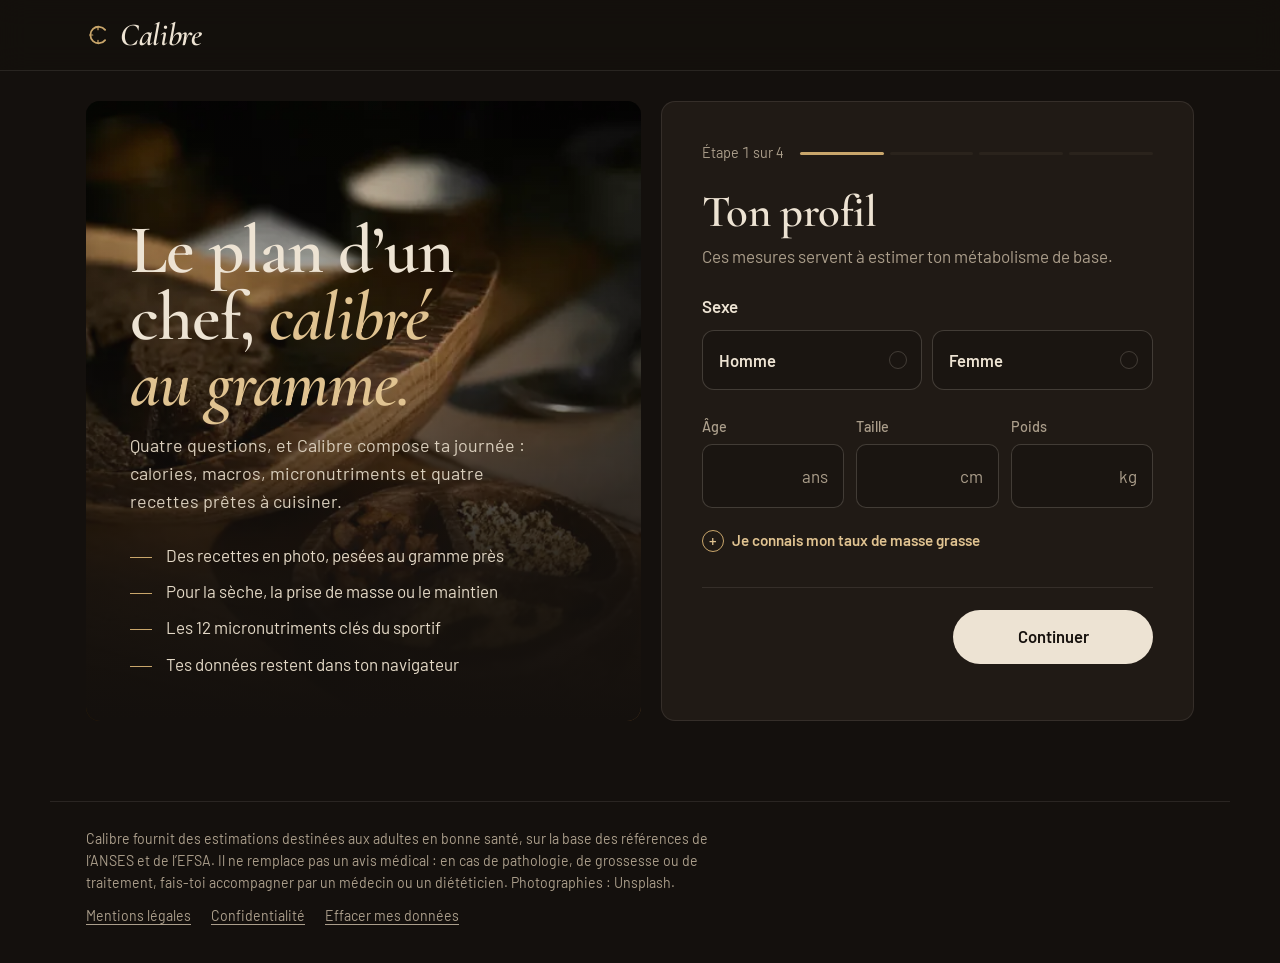
<file: index.html>
<!DOCTYPE html>
<html lang="fr">
<head>
<meta charset="utf-8">
<meta name="viewport" content="width=device-width, initial-scale=1, viewport-fit=cover">
<title>Calibre, le plan d’un chef calibré au gramme</title>
<meta name="description" content="Calories, macros au gramme près, quatre recettes du jour en photo, micronutriments et liste de courses, calculés en une minute selon ton profil et ton objectif.">
<meta name="theme-color" content="#14100D">
<link rel="icon" href="favicon.svg" type="image/svg+xml">
<link rel="apple-touch-icon" href="apple-touch-icon.png">
<link rel="manifest" href="manifest.webmanifest">
<link rel="canonical" href="https://ylanmartingorsse-beep.github.io/Calibre/">
<meta property="og:url" content="https://ylanmartingorsse-beep.github.io/Calibre/">
<meta property="og:type" content="website">
<meta property="og:locale" content="fr_FR">
<meta property="og:site_name" content="Calibre">
<meta property="og:title" content="Calibre, le plan d’un chef calibré au gramme">
<meta property="og:description" content="Calories, macros au gramme près et quatre recettes du jour en photo, calculés en une minute selon ton profil et ton objectif.">
<meta property="og:image" content="https://ylanmartingorsse-beep.github.io/Calibre/og-image.jpg">
<meta property="og:image:width" content="1200">
<meta property="og:image:height" content="630">
<meta property="og:image:alt" content="Calibre : une assiette de pâtes au bœuf et un plan à 2 260 kcal par jour">
<meta name="twitter:card" content="summary_large_image">
<link rel="preload" href="fonts/cormorant-600.woff2" as="font" type="font/woff2" crossorigin>
<link rel="preload" href="fonts/barlow-400.woff2" as="font" type="font/woff2" crossorigin>
<link rel="preload" href="fonts/barlow-condensed-700.woff2" as="font" type="font/woff2" crossorigin>
<link rel="stylesheet" href="fonts/fonts.css">
<style>
*,*::before,*::after{box-sizing:border-box}
[hidden]{display:none!important}
:root{
  color-scheme:dark;
  box-sizing:border-box;
  padding-top:env(safe-area-inset-top,0px);
  --bg:#14100D; --bg2:#1A1511; --surface:#201A15; --surface2:#2A231C;
  --line:rgba(237,227,211,.10); --line2:rgba(237,227,211,.19);
  --text:#EDE3D3; --muted:#AB9E8B; --faint:#837764;
  --brass:#C9A66B; --brass2:#E0C391; --brass-soft:rgba(201,166,107,.13);
  --ivory:#EDE3D3; --on-ivory:#17120E;
  --p:#DB7563; --g:#E6B24D; --l:#AFBE62; --water:#8DBBDD; --warn:#E8946A;
  --top-bg:rgba(20,16,13,.88);
  --serif:"Cormorant Garamond",Garamond,"Times New Roman",serif;
  --cond:"Barlow Condensed","Arial Narrow","Roboto Condensed",sans-serif;
  --sans:"Barlow",system-ui,-apple-system,"Segoe UI",Roboto,Helvetica,Arial,sans-serif;
}
html{background:var(--bg);-webkit-text-size-adjust:100%;scroll-padding-top:calc(env(safe-area-inset-top,0px) + 80px)}
h1,h2,h3,h4,.tname,.tcourse,.course span,.foods b,.micro .nm b,.mgroup{font-variant-numeric:lining-nums}
body{margin:0;background:var(--bg);color:var(--text);font-family:var(--sans);font-size:1.0625rem;line-height:1.55;-webkit-font-smoothing:antialiased}
img{display:block;max-width:100%}
svg{max-width:100%}
button{font:inherit;color:inherit}
a{color:var(--brass2);text-underline-offset:3px}
:focus-visible{outline:2px solid var(--brass2);outline-offset:2px}
.sr{position:absolute;width:1px;height:1px;overflow:hidden;clip:rect(0 0 0 0);white-space:nowrap}
.wrap{max-width:1180px;margin:0 auto;padding:0 clamp(16px,4vw,36px)}
.num-font{font-family:var(--cond);font-variant-numeric:tabular-nums}

/* Boutons */
.btn{display:inline-flex;align-items:center;justify-content:center;gap:10px;height:54px;padding:0 28px;border:0;border-radius:999px;background:var(--ivory);color:var(--on-ivory);font-weight:600;font-size:1.04rem;text-decoration:none;cursor:pointer;transition:transform .12s,background .15s}
.btn:hover{background:#fff}
.btn:active{transform:scale(.98)}
.btn svg{width:18px;height:18px}
.btn-ghost{display:inline-flex;align-items:center;justify-content:center;gap:8px;height:54px;padding:0 22px;border:1px solid var(--line2);border-radius:999px;background:transparent;font-weight:600;font-size:1.04rem;color:var(--text);text-decoration:none;cursor:pointer}
.btn-ghost:hover{border-color:var(--brass)}
.btn-ghost svg{width:17px;height:17px}
.btn-ghost.sm{height:38px;padding:0 15px;font-size:.92rem;gap:6px}
.btn-ghost.sm svg{width:15px;height:15px}

/* ---------- En-tête ---------- */
.top{position:sticky;top:env(safe-area-inset-top,0px);z-index:30;background:var(--top-bg);-webkit-backdrop-filter:blur(14px);backdrop-filter:blur(14px);border-bottom:1px solid var(--line)}
.top-in{display:flex;align-items:center;gap:20px;height:70px}
.brand{display:flex;align-items:center;gap:10px;font-family:var(--serif);font-style:italic;font-weight:600;font-size:2rem;line-height:1;color:var(--text);text-decoration:none;flex:none;letter-spacing:-.01em}
.brand svg{width:24px;height:24px;flex:none}
.nav{display:flex;gap:4px;margin:0 auto}
.navbtn{position:relative;display:flex;align-items:center;gap:8px;height:42px;padding:0 13px;border:0;background:none;color:var(--muted);font-weight:500;font-size:.98rem;cursor:pointer;white-space:nowrap}
.navbtn svg{width:18px;height:18px;flex:none;display:none}
.navbtn:hover{color:var(--text)}
.navbtn[aria-selected="true"]{color:var(--text)}
.navbtn[aria-selected="true"]::after{content:"";position:absolute;left:13px;right:13px;bottom:2px;height:2px;background:var(--brass);border-radius:1px}
.navbtn .short{display:none}
.who{display:flex;align-items:center;gap:12px;min-width:0;margin-left:auto}
.nav:not([hidden]) + .who{margin-left:0}
.who-txt{color:var(--muted);font-size:.93rem;white-space:nowrap}
@media (max-width:1100px){.who-txt{display:none}}
@media (max-width:760px){
  .top{position:static;-webkit-backdrop-filter:none;backdrop-filter:none;background:var(--bg)}
  .top-in{height:62px}
  .brand{font-size:1.8rem}
  .nav{position:fixed;z-index:40;left:0;right:0;bottom:0;margin:0;gap:0;padding:6px 4px calc(6px + env(safe-area-inset-bottom,0px));background:rgba(26,21,17,.97);box-shadow:0 -1px 0 var(--line);justify-content:space-around}
  .navbtn{flex:1;flex-direction:column;gap:4px;height:56px;padding:0 2px;font-size:.72rem;justify-content:center}
  .navbtn svg{display:block}
  .navbtn .long{display:none}
  .navbtn .short{display:inline}
  .navbtn[aria-selected="true"]{color:var(--brass2)}
  .navbtn[aria-selected="true"]::after{left:30%;right:30%;top:0;bottom:auto}
  body.has-nav{padding-bottom:calc(76px + env(safe-area-inset-bottom,0px))}
}

/* ---------- Accueil et parcours guidé ---------- */
.landing{padding:clamp(14px,3vw,30px) 0 0}
.land-grid{display:grid;grid-template-columns:minmax(0,1.02fr) minmax(0,.98fr);gap:20px;align-items:stretch}
.land-grid.editing{grid-template-columns:minmax(0,720px);justify-content:center}
.land-grid.editing .land-photo{display:none}
@media (max-width:960px){.land-grid{grid-template-columns:1fr}}
.land-photo{position:relative;overflow:hidden;border-radius:14px;min-height:620px;background:#0d0a08;display:flex;flex-direction:column;justify-content:flex-end;isolation:isolate}
.land-photo > img{position:absolute;inset:0;width:100%;height:100%;object-fit:cover;z-index:-2}
.land-photo::before{content:"";position:absolute;inset:0;z-index:-1;background:linear-gradient(180deg,rgba(20,16,13,.15) 0%,rgba(20,16,13,.35) 35%,rgba(20,16,13,.93) 78%,var(--bg) 100%)}
.land-copy{padding:clamp(24px,4vw,44px)}
.land-copy h1{font-family:var(--serif);font-weight:600;font-size:clamp(2.8rem,5.4vw,4.5rem);line-height:.96;letter-spacing:-.015em;margin:0 0 16px;max-width:11ch}
.land-copy h1 em{font-style:italic;font-weight:600;color:var(--brass2)}
.land-copy > p{color:#D9CEBC;font-size:1.12rem;margin:0;max-width:42ch}
.promise{list-style:none;padding:0;margin:26px 0 0;display:grid;gap:10px}
.promise li{display:flex;gap:14px;align-items:baseline;color:#E3D8C6}
.promise li::before{content:"";flex:none;width:22px;height:1px;background:var(--brass);transform:translateY(-4px)}
@media (max-width:960px){.land-photo{min-height:430px}.promise{display:none}}

.card{background:var(--surface);border:1px solid var(--line);border-radius:14px;padding:clamp(22px,4vw,40px)}
.wz-head{display:flex;align-items:center;gap:16px;margin-bottom:26px}
.wz-count{margin:0;font-size:.9rem;color:var(--muted);white-space:nowrap;font-variant-numeric:tabular-nums}
.wz-prog{display:grid;grid-template-columns:repeat(4,1fr);gap:6px;flex:1}
.wz-prog i{height:3px;border-radius:2px;background:var(--surface2);transition:background .3s}
.wz-prog i.on{background:var(--brass)}
.wz-step h2{font-family:var(--serif);font-weight:600;font-size:clamp(2.2rem,4.5vw,2.8rem);line-height:1;margin:0 0 8px;outline:none;letter-spacing:-.01em}
.wz-step .hint{color:var(--muted);margin:0 0 24px}
.q{margin-bottom:26px}
.q:last-child{margin-bottom:0}
.qlbl{display:block;font-weight:600;margin-bottom:10px}
.err{color:var(--warn);font-size:.88rem;margin:6px 0 0}
.err:empty{display:none}
.nums{display:grid;grid-template-columns:repeat(3,minmax(0,1fr));gap:12px}
@media (max-width:520px){.nums{grid-template-columns:repeat(2,minmax(0,1fr))}.nums .num:first-child{grid-column:1/-1}}
.num label{display:block;font-size:.9rem;color:var(--muted);margin-bottom:6px;font-weight:500}
.numbox{position:relative}
.numbox input{width:100%;height:64px;padding:0 50px 0 16px;border:1px solid var(--line2);border-radius:10px;background:var(--bg2);color:var(--text);font-family:var(--cond);font-weight:700;font-size:1.95rem;font-variant-numeric:tabular-nums}
.numbox input:focus-visible{outline:none;border-color:var(--brass)}
.numbox input[aria-invalid="true"]{border-color:var(--warn)}
.numbox span{position:absolute;right:16px;top:50%;transform:translateY(-50%);color:var(--muted);pointer-events:none}
.more{margin-top:18px}
.more summary{cursor:pointer;color:var(--brass2);font-weight:600;font-size:.95rem;list-style:none;display:inline-flex;align-items:center;gap:8px}
.more summary::-webkit-details-marker{display:none}
.more summary::before{content:"+";display:inline-flex;align-items:center;justify-content:center;width:22px;height:22px;border-radius:50%;border:1px solid var(--brass);font-weight:500}
.more[open] summary::before{content:"−"}
.more .numbox{max-width:220px;margin-top:12px}
.more p{color:var(--muted);font-size:.9rem;margin:8px 0 0;max-width:52ch}

.tiles{display:grid;gap:10px}
.tiles.c2{grid-template-columns:repeat(2,minmax(0,1fr))}
.tiles.c3{grid-template-columns:repeat(3,minmax(0,1fr))}
.tiles.c4{grid-template-columns:repeat(4,minmax(0,1fr))}
@media (max-width:620px){.tiles.c3{grid-template-columns:1fr}.tiles.c4{grid-template-columns:repeat(2,minmax(0,1fr))}}
.tile{position:relative;display:block;cursor:pointer}
.tile input{position:absolute;opacity:0;inset:0;width:100%;height:100%;margin:0;cursor:pointer}
.tb{position:relative;display:flex;flex-direction:column;gap:3px;height:100%;padding:16px 16px 15px;border:1px solid var(--line2);border-radius:12px;background:var(--bg2);transition:border-color .15s,background .15s}
.tb .ti{display:flex;align-items:center;justify-content:center;width:40px;height:40px;border-radius:50%;border:1px solid var(--line2);color:var(--brass);margin-bottom:10px}
.tb .ti svg{width:21px;height:21px}
.tb b{font-weight:600;font-size:1.04rem;line-height:1.25}
.tb small{color:var(--muted);font-size:.87rem;line-height:1.35}
.tb::after{content:"";position:absolute;top:14px;right:14px;width:18px;height:18px;border-radius:50%;border:1px solid var(--line2);transition:all .15s}
.tile:hover .tb{border-color:var(--faint)}
.tile input:checked + .tb{border-color:var(--brass);background:linear-gradient(160deg,var(--brass-soft),transparent 70%),var(--bg2)}
.tile input:checked + .tb .ti{border-color:var(--brass)}
.tile input:checked + .tb::after{border-color:var(--brass);background:var(--brass) url("data:image/svg+xml,%3Csvg xmlns='http://www.w3.org/2000/svg' viewBox='0 0 16 16'%3E%3Cpath d='M4 8.5l2.5 2.5L12 5.5' fill='none' stroke='%2317120E' stroke-width='2' stroke-linecap='round' stroke-linejoin='round'/%3E%3C/svg%3E") center/12px no-repeat}
.tile input:focus-visible + .tb{outline:2px solid var(--brass2);outline-offset:2px}
.tiles.row .tb{flex-direction:row;align-items:center;min-height:60px;padding-right:44px}
.tiles.row .tb::after{top:50%;margin-top:-9px}

.chips{display:flex;flex-wrap:wrap;gap:8px}
.chip{position:relative;cursor:pointer}
.chip input{position:absolute;opacity:0;inset:0;margin:0;width:100%;height:100%;cursor:pointer}
.chip > span{display:flex;flex-direction:column;justify-content:center;min-height:46px;height:100%;padding:8px 18px;border:1px solid var(--line2);border-radius:999px;background:var(--bg2);font-weight:600;font-size:.97rem;line-height:1.2;transition:all .15s}
.chip small{font-weight:400;color:var(--muted);font-size:.82rem;margin-top:2px}
.chip:hover > span{border-color:var(--faint)}
.chip input:checked + span{border-color:var(--ivory);background:var(--ivory);color:var(--on-ivory)}
.chip input:checked + span small{color:inherit;opacity:.75}
.chip input:focus-visible + span{outline:2px solid var(--brass2);outline-offset:2px}
.chips.wide{display:grid;grid-template-columns:repeat(3,minmax(0,1fr))}
.chips.wide > .chip > span{border-radius:12px}
@media (max-width:520px){.chips.wide{grid-template-columns:1fr}}

.stepper{display:inline-flex;align-items:center;gap:6px;padding:6px;border-radius:999px;background:var(--bg2);border:1px solid var(--line2)}
.stepper button{width:46px;height:46px;border:1px solid var(--line2);border-radius:50%;background:var(--surface);font-size:1.5rem;line-height:1;cursor:pointer}
.stepper button:disabled{opacity:.35;cursor:default}
.stepper output{min-width:58px;text-align:center;font-family:var(--cond);font-weight:700;font-size:2.2rem;font-variant-numeric:tabular-nums;line-height:1}
.stepper-note{display:inline-block;margin-left:14px;color:var(--muted)}
.wz-nav{display:flex;justify-content:space-between;gap:12px;margin-top:34px;padding-top:22px;border-top:1px solid var(--line)}
.wz-nav .btn{margin-left:auto;min-width:200px}
@media (max-width:520px){.wz-nav .btn{flex:1;min-width:0;padding:0 16px}}
.nojs{max-width:640px;margin:40px auto;padding:28px;border:1px solid var(--line);border-radius:14px;background:var(--surface)}
.nojs h2{font-family:var(--serif);font-size:2rem;margin:0 0 8px}

/* ---------- Synthèse ---------- */
.hero{position:relative;overflow:hidden;isolation:isolate;padding:clamp(34px,5vw,64px) 0 clamp(40px,5vw,64px);border-bottom:1px solid var(--line)}
.hero > img{position:absolute;inset:0;width:100%;height:100%;object-fit:cover;z-index:-2;opacity:.8}
.hero::before{content:"";position:absolute;inset:0;z-index:-1;background:linear-gradient(90deg,var(--bg) 0%,rgba(20,16,13,.9) 42%,rgba(20,16,13,.5) 100%),linear-gradient(0deg,var(--bg) 0%,transparent 40%)}
@media (max-width:760px){.hero::before{background:linear-gradient(180deg,rgba(20,16,13,.78) 0%,rgba(20,16,13,.95) 50%,var(--bg) 100%)}}
.plan-kicker{font-family:var(--serif);font-style:italic;font-weight:500;font-size:1.3rem;color:var(--brass2);margin:0 0 6px}
.plan-title{font-family:var(--serif);font-weight:600;font-size:clamp(2.3rem,5vw,3.8rem);line-height:.98;margin:0 0 12px;max-width:19ch;letter-spacing:-.015em}
.plan-sub{color:var(--muted);margin:0 0 clamp(28px,4vw,44px);max-width:64ch}
.hero-grid{display:grid;grid-template-columns:auto minmax(0,1fr);gap:clamp(30px,6vw,90px);align-items:center}
@media (max-width:760px){.hero-grid{grid-template-columns:1fr;justify-items:center}}
.ring-wrap{position:relative;width:min(290px,74vw);aspect-ratio:1}
.ring{width:100%;height:100%;transform:rotate(-90deg);display:block}
.ring circle{fill:none;stroke-width:9}
.ring .track{stroke:rgba(237,227,211,.08)}
.ring .arc{stroke-linecap:round;transition:stroke-dasharray 1.1s cubic-bezier(.2,.7,.2,1),stroke-dashoffset 1.1s cubic-bezier(.2,.7,.2,1)}
.ring .arc.p{stroke:var(--p)}.ring .arc.g{stroke:var(--g)}.ring .arc.l{stroke:var(--l)}
.ring-center{position:absolute;inset:0;display:flex;flex-direction:column;align-items:center;justify-content:center;text-align:center}
.ring-center .big{font-family:var(--cond);font-weight:700;font-size:clamp(3.6rem,8vw,4.9rem);line-height:.86;font-variant-numeric:tabular-nums;letter-spacing:-.01em}
.ring-center small{font-family:var(--serif);font-style:italic;font-weight:500;font-size:1.2rem;color:var(--muted);margin-top:10px}
.macros{width:100%;display:grid;gap:26px}
.mrow .mtop{display:flex;justify-content:space-between;align-items:baseline;gap:12px}
.mname{display:flex;align-items:center;gap:10px;font-weight:600;font-size:1.06rem}
.mname i{width:9px;height:9px;border-radius:50%}
.mrow.p .mname i,.mrow.p .mtrack i{background:var(--p)}
.mrow.g .mname i,.mrow.g .mtrack i{background:var(--g)}
.mrow.l .mname i,.mrow.l .mtrack i{background:var(--l)}
.mval{font-family:var(--cond);font-weight:700;font-size:2.7rem;line-height:1;font-variant-numeric:tabular-nums}
.mval small{font-family:var(--sans);font-weight:500;font-size:1rem;color:var(--muted);margin-left:4px}
.mtrack{height:3px;border-radius:2px;background:rgba(237,227,211,.1);margin:12px 0 8px;overflow:hidden}
.mtrack i{display:block;height:100%;width:0;border-radius:2px;transition:width 1.1s cubic-bezier(.2,.7,.2,1)}
.msub{margin:0;color:var(--muted);font-size:.9rem}

.below{padding-top:clamp(30px,4vw,48px)}
.sec-h{display:flex;flex-wrap:wrap;align-items:flex-end;justify-content:space-between;gap:12px 24px;margin:0 0 20px}
.sec-h h2{font-family:var(--serif);font-weight:600;font-size:clamp(2rem,3.6vw,2.6rem);line-height:1;margin:0;letter-spacing:-.01em}
.sec-h p{margin:6px 0 0;color:var(--muted)}
.teaser{display:grid;grid-template-columns:repeat(4,minmax(0,1fr));gap:16px;margin-bottom:clamp(40px,5vw,60px)}
@media (max-width:900px){.teaser{grid-template-columns:repeat(2,minmax(0,1fr))}}
.tcard{display:flex;flex-direction:column;color:var(--text);text-decoration:none}
.tcard .tph{overflow:hidden;border-radius:10px;aspect-ratio:4/3;background:var(--surface)}
.tcard img{width:100%;height:100%;object-fit:cover;transition:transform .5s ease}
.tcard:hover img{transform:scale(1.04)}
.tcourse{font-family:var(--serif);font-style:italic;font-weight:500;color:var(--brass2);font-size:1.05rem;margin-top:12px}
.tname{font-family:var(--serif);font-weight:600;font-size:1.32rem;line-height:1.1;margin-top:2px}
.tk{font-family:var(--cond);font-weight:600;color:var(--muted);font-size:1.02rem;margin-top:6px;font-variant-numeric:tabular-nums}

.stats{display:grid;grid-template-columns:repeat(3,minmax(0,1fr));gap:14px}
@media (max-width:860px){.stats{grid-template-columns:repeat(2,minmax(0,1fr))}}
@media (max-width:480px){.stats{grid-template-columns:1fr}}
.stat{display:grid;grid-template-columns:40px minmax(0,1fr);column-gap:14px;align-items:start;background:var(--surface);border:1px solid var(--line);border-radius:12px;padding:18px 20px}
.stat .ic{grid-row:1/span 4;display:flex;align-items:center;justify-content:center;width:40px;height:40px;border-radius:50%;border:1px solid var(--line2);color:var(--brass)}
.stat .ic svg{width:19px;height:19px}
.stat .sl{font-size:.9rem;color:var(--muted)}
.stat b{font-family:var(--cond);font-weight:700;font-size:2.15rem;line-height:1.05;margin-top:2px;font-variant-numeric:tabular-nums}
.stat small{color:var(--muted);font-size:.85rem;line-height:1.35;margin-top:3px}
.spark{display:block;width:100%;height:52px;margin-top:10px;overflow:visible}
.glasses{display:flex;flex-wrap:wrap;gap:4px;margin-top:10px}
.glasses i{width:11px;height:16px;background:var(--water);clip-path:polygon(0 0,100% 0,84% 100%,16% 100%);opacity:.85}
.glasses i.x{opacity:.25}
.fib{display:flex;gap:6px;margin-top:10px;flex-wrap:wrap}
.fib span{padding:3px 10px;border-radius:999px;border:1px solid var(--line2);font-size:.82rem;color:var(--muted)}
.alert{display:flex;gap:12px;align-items:flex-start;margin:14px 0 0;padding:14px 16px;border-radius:10px;background:var(--surface);border:1px solid var(--line);border-left:2px solid var(--brass);font-size:.95rem}
.alert svg{width:18px;height:18px;flex:none;color:var(--brass);margin-top:3px}
.method{margin-top:14px;background:var(--surface);border:1px solid var(--line);border-radius:12px;padding:16px 20px}
.method summary{cursor:pointer;font-weight:600}
.method p{margin:10px 0 0;color:var(--muted);font-size:.94rem;line-height:1.65;max-width:78ch}

/* ---------- Vues secondaires ---------- */
.view.pad{padding-top:clamp(28px,4vw,48px)}
.vhead{display:flex;flex-wrap:wrap;justify-content:space-between;align-items:flex-end;gap:20px;margin-bottom:30px}
.vkick{font-family:var(--serif);font-style:italic;font-weight:500;font-size:1.3rem;color:var(--brass2);margin:0 0 4px}
.vhead h2{font-family:var(--serif);font-weight:600;font-size:clamp(2.5rem,5vw,3.6rem);line-height:.98;margin:0 0 10px;letter-spacing:-.015em}
.vhead p{margin:0;color:var(--muted);max-width:58ch}

/* La carte du jour */
.progress{min-width:260px;flex:0 1 340px;background:var(--surface);border:1px solid var(--line);border-radius:12px;padding:14px 16px}
.progress .pt{display:flex;justify-content:space-between;font-size:.92rem;gap:10px}
.progress .pt b{font-family:var(--cond);font-weight:600;font-size:1.1rem;font-variant-numeric:tabular-nums}
.pbar{height:3px;border-radius:2px;background:rgba(237,227,211,.1);margin-top:10px;overflow:hidden}
.pbar i{display:block;height:100%;width:0;background:var(--brass);transition:width .4s}
.recipes{list-style:none;padding:0;margin:0;display:grid;gap:22px}
.recipe{display:grid;grid-template-columns:minmax(0,.92fr) minmax(0,1.08fr);background:var(--surface);border:1px solid var(--line);border-radius:14px;overflow:hidden;transition:opacity .25s}
.recipe:nth-child(even){grid-template-columns:minmax(0,1.08fr) minmax(0,.92fr)}
.recipe:nth-child(even) .rphoto{order:2}
@media (max-width:900px){.recipe,.recipe:nth-child(even){grid-template-columns:1fr}.recipe:nth-child(even) .rphoto{order:0}}
.recipe.done{opacity:.6}
.rphoto{margin:0;position:relative;min-height:100%;background:#0d0a08}
.rphoto img{width:100%;height:100%;object-fit:cover;position:absolute;inset:0}
@media (max-width:900px){.rphoto{aspect-ratio:3/2;min-height:0}}
.rbody{padding:clamp(20px,3vw,34px)}
.course{display:flex;justify-content:space-between;align-items:baseline;gap:12px;margin:0}
.course span{font-family:var(--serif);font-style:italic;font-weight:500;font-size:1.25rem;color:var(--brass2)}
.course time{font-family:var(--cond);font-weight:600;font-size:1.15rem;color:var(--muted);font-variant-numeric:tabular-nums}
.recipe h3{font-family:var(--serif);font-weight:600;font-size:clamp(1.75rem,2.6vw,2.15rem);line-height:1.04;margin:4px 0 10px;letter-spacing:-.01em}
.rmeta{display:flex;flex-wrap:wrap;gap:6px 18px;margin:0 0 20px;color:var(--muted);font-size:.92rem;font-variant-numeric:tabular-nums}
.rmeta span{display:inline-flex;align-items:center;gap:6px}
.rmeta svg{width:15px;height:15px;color:var(--brass)}
.rbody h4{font-size:.86rem;font-weight:600;color:var(--muted);margin:0 0 6px;letter-spacing:.02em}
.ing{list-style:none;padding:0;margin:0 0 16px}
.ing li{display:flex;align-items:center;gap:12px;padding:7px 0;font-size:.98rem}
.ing img{width:38px;height:38px;border-radius:50%;object-fit:cover;flex:none;border:1px solid var(--line2)}
.lead{flex:1;min-width:16px;border-bottom:1px dotted rgba(237,227,211,.28);transform:translateY(-4px)}
.ing b{font-family:var(--cond);font-weight:600;font-size:1.1rem;white-space:nowrap;font-variant-numeric:tabular-nums}
.mstack{display:flex;gap:3px;height:4px;margin:4px 0 9px}
.mstack i{display:block;height:100%;border-radius:2px;min-width:4px}
.mstack .p{background:var(--p)}.mstack .g{background:var(--g)}.mstack .l{background:var(--l)}
.mm{display:flex;flex-wrap:wrap;gap:4px 16px;font-size:.87rem;color:var(--muted);margin:0 0 20px;font-variant-numeric:tabular-nums}
.d{display:inline-block;width:8px;height:8px;border-radius:50%;margin-right:6px;vertical-align:1px}
.d.p{background:var(--p)}.d.g{background:var(--g)}.d.l{background:var(--l)}
.steps{list-style:none;padding:0;margin:0 0 16px;counter-reset:st}
.steps li{position:relative;padding:5px 0 5px 34px;counter-increment:st;font-size:.97rem;line-height:1.5}
.steps li::before{content:counter(st);position:absolute;left:0;top:1px;font-family:var(--serif);font-style:italic;font-weight:600;font-size:1.45rem;color:var(--brass);line-height:1.2}
.swap{display:flex;gap:9px;align-items:flex-start;margin:0 0 18px;padding:12px 14px;border-radius:10px;background:var(--bg2);font-size:.9rem;color:var(--muted)}
.swap svg{width:16px;height:16px;flex:none;margin-top:3px;color:var(--brass)}
.swap b{color:var(--text);font-weight:600}
.check{display:inline-flex;align-items:center;gap:8px;height:44px;padding:0 18px 0 15px;border-radius:999px;border:1px solid var(--line2);background:transparent;font-weight:600;font-size:.94rem;cursor:pointer}
.check:hover{border-color:var(--brass)}
.check svg{width:16px;height:16px}
.check[aria-pressed="true"]{background:var(--ivory);border-color:var(--ivory);color:var(--on-ivory)}
.daytot{display:flex;flex-wrap:wrap;align-items:center;gap:8px 26px;margin:22px 0 0;padding:18px 22px;border-radius:12px;border:1px solid var(--brass);background:linear-gradient(120deg,var(--brass-soft),transparent 60%);font-size:.93rem;font-variant-numeric:tabular-nums}
.daytot b{font-family:var(--cond);font-size:1.8rem;font-weight:700}
.daytot span{color:var(--muted)}
.shop-h{font-family:var(--serif);font-weight:600;font-size:clamp(2rem,3.6vw,2.6rem);margin:64px 0 6px;line-height:1;letter-spacing:-.01em}
.shop-p{color:var(--muted);margin:0 0 22px}
.shop{display:grid;grid-template-columns:repeat(auto-fill,minmax(250px,1fr));gap:14px}
.shop section{background:var(--surface);border:1px solid var(--line);border-radius:12px;padding:16px 18px 10px}
.shop h4{font-family:var(--serif);font-style:italic;font-weight:600;font-size:1.25rem;color:var(--brass2);margin:0 0 6px}
.shop ul{list-style:none;padding:0;margin:0}
.shop li + li{border-top:1px solid var(--line)}
.shop label{display:flex;align-items:center;gap:10px;padding:8px 0;cursor:pointer;font-size:.97rem}
.shop input{appearance:none;-webkit-appearance:none;width:20px;height:20px;border:1px solid var(--line2);border-radius:50%;margin:0;flex:none;display:grid;place-content:center;cursor:pointer;background:transparent}
.shop input:checked{background:var(--brass);border-color:var(--brass)}
.shop input:checked::after{content:"";width:8px;height:4px;border-left:2px solid var(--on-ivory);border-bottom:2px solid var(--on-ivory);transform:translate(0,-1px) rotate(-45deg)}
.shop .nm{flex:1;display:flex;align-items:center;gap:10px;min-width:0}
.shop .nm img{width:30px;height:30px;border-radius:50%;object-fit:cover;flex:none}
.shop b{font-family:var(--cond);font-weight:600;font-size:1.08rem;white-space:nowrap;font-variant-numeric:tabular-nums}
.shop input:checked ~ .nm,.shop input:checked ~ b{text-decoration:line-through;color:var(--muted)}
.shop input:checked ~ .nm img{opacity:.5}

/* Micronutriments */
.mlist{background:var(--surface);border:1px solid var(--line);border-radius:14px;overflow:hidden}
.mgroup{padding:16px 22px 6px;font-family:var(--serif);font-style:italic;font-weight:600;font-size:1.35rem;color:var(--brass2)}
.micro{border-top:1px solid var(--line)}
.mgroup + .micro{border-top:0}
.micro summary{display:grid;grid-template-columns:52px minmax(0,1.5fr) 140px minmax(0,1.6fr) 22px;gap:18px;align-items:center;padding:14px 22px;cursor:pointer;list-style:none}
.micro summary::-webkit-details-marker{display:none}
.micro summary:hover{background:rgba(237,227,211,.03)}
.mimg{width:52px;height:52px;border-radius:50%;object-fit:cover;border:1px solid var(--line2)}
.micro .nm b{display:block;font-family:var(--serif);font-weight:600;font-size:1.35rem;line-height:1.1}
.micro .nm span{display:block;color:var(--muted);font-size:.9rem;line-height:1.4;margin-top:2px}
.micro .tg{font-family:var(--cond);font-weight:700;font-size:1.85rem;line-height:1;font-variant-numeric:tabular-nums;white-space:nowrap}
.micro .tg small{font-family:var(--sans);font-size:.85rem;font-weight:500;color:var(--muted)}
.tops{display:flex;flex-wrap:wrap;gap:6px}
.top1{display:inline-flex;gap:7px;align-items:baseline;padding:4px 11px;border-radius:999px;border:1px solid var(--line2);font-size:.85rem}
.top1 b{font-family:var(--cond);font-weight:600;color:var(--brass2);font-size:.95rem;font-variant-numeric:tabular-nums}
.pl{position:relative;width:20px;height:20px;justify-self:end}
.pl::before,.pl::after{content:"";position:absolute;left:3px;right:3px;top:9px;height:1.5px;background:var(--muted);border-radius:1px;transition:transform .2s}
.pl::after{transform:rotate(90deg)}
.micro[open] .pl::after{transform:rotate(0)}
.src{list-style:none;margin:0;padding:4px 22px 22px 92px;display:grid;grid-template-columns:repeat(auto-fill,minmax(260px,1fr));gap:12px 34px}
.si{display:flex;flex-wrap:wrap;align-items:baseline;gap:6px 8px;font-size:.94rem}
.si .sn small{color:var(--muted);font-size:.86rem}
.si .sv{font-family:var(--cond);font-weight:600;font-size:1.05rem;white-space:nowrap;font-variant-numeric:tabular-nums}
.si .sv small{font-family:var(--sans);color:var(--muted);font-size:.84rem;font-weight:500}
.si .sb{flex-basis:100%;height:3px;background:rgba(237,227,211,.08);border-radius:2px;overflow:hidden}
.si .sb i{display:block;height:100%;background:var(--brass);border-radius:2px}
.src .note{grid-column:1/-1;margin:2px 0 0;font-size:.9rem;color:var(--muted);max-width:80ch}
@media (max-width:860px){
  .micro summary{grid-template-columns:52px minmax(0,1fr) auto;grid-template-areas:"im nm tg" "tops tops tops";row-gap:12px;padding:14px 18px}
  .mimg{grid-area:im}.micro .nm{grid-area:nm}.micro .tg{grid-area:tg}.micro .tops{grid-area:tops}.micro .pl{display:none}
  .src{padding:4px 18px 20px}
}

/* Objectifs */
.goals{display:flex;flex-wrap:wrap;gap:8px;margin-bottom:22px}
.gbtn{display:inline-flex;align-items:center;gap:9px;height:46px;padding:0 18px 0 6px;border-radius:999px;border:1px solid var(--line2);background:var(--bg2);font-weight:600;cursor:pointer}
.gbtn img{width:34px;height:34px;border-radius:50%;object-fit:cover}
.gbtn:hover{border-color:var(--faint)}
.gbtn[aria-selected="true"]{background:var(--ivory);color:var(--on-ivory);border-color:var(--ivory)}
.gbanner{position:relative;margin:0 0 18px;border-radius:14px;overflow:hidden;min-height:260px;display:flex;align-items:flex-end;isolation:isolate}
.gbanner img{position:absolute;inset:0;width:100%;height:100%;object-fit:cover;z-index:-2}
.gbanner::before{content:"";position:absolute;inset:0;z-index:-1;background:linear-gradient(90deg,rgba(20,16,13,.95) 0%,rgba(20,16,13,.78) 50%,rgba(20,16,13,.25) 100%)}
@media (max-width:760px){.gbanner::before{background:linear-gradient(180deg,rgba(20,16,13,.35) 0%,rgba(20,16,13,.95) 70%)}.gbanner{min-height:300px}}
.gbanner figcaption{padding:clamp(22px,4vw,36px);max-width:640px}
.gbanner h3{font-family:var(--serif);font-weight:600;font-size:clamp(2.2rem,4vw,3rem);line-height:1;margin:0 0 10px}
.gbanner p{margin:0;color:#DDD2C0}
.gbanner p b{color:var(--brass2)}
.pgrid{display:grid;grid-template-columns:minmax(0,1.25fr) minmax(0,1fr);gap:18px;align-items:start}
@media (max-width:880px){.pgrid{grid-template-columns:1fr}}
.box{background:var(--surface);border:1px solid var(--line);border-radius:14px;padding:clamp(20px,3vw,30px)}
.box h3{font-family:var(--serif);font-weight:600;font-size:1.9rem;margin:0 0 6px;line-height:1.05}
.box .intro{color:var(--muted);margin:0 0 12px;max-width:62ch}
.foods{list-style:none;padding:0;margin:0}
.foods li{display:flex;flex-wrap:wrap;align-items:baseline;gap:2px 10px;padding:13px 0;border-top:1px solid var(--line)}
.foods b{font-family:var(--serif);font-weight:600;font-size:1.25rem;line-height:1.15}
.foods .qt{color:var(--brass2);font-size:.9rem;text-align:right;max-width:55%}
.foods p{flex-basis:100%;margin:2px 0 0;color:var(--muted);font-size:.93rem;line-height:1.45}
.ev{display:inline-block;font-size:.76rem;font-weight:600;padding:2px 9px;border-radius:999px;border:1px solid var(--line2);margin-left:8px;vertical-align:1px;white-space:nowrap}
.ev.s{color:var(--l)}.ev.m{color:var(--g)}.ev.f{color:var(--muted)}
.lev h4{font-family:var(--serif);font-style:italic;font-weight:600;font-size:1.35rem;color:var(--brass2);margin:0 0 6px}
.lev + .lev{margin-top:24px}
.lev ul{padding:0;margin:0;list-style:none}
.lev li{padding:11px 0 11px 28px;position:relative;border-top:1px solid var(--line);font-size:.96rem;line-height:1.45}
.lev li::before{content:"";position:absolute;left:2px;top:19px;width:12px;height:1.5px;background:var(--brass)}
.lev.minus li::before{background:var(--warn);width:8px;left:4px}
.myth{display:flex;gap:10px;margin:20px 0 0;padding:12px 14px;border-radius:10px;background:var(--bg2);font-size:.92rem;color:var(--muted)}
.myth svg{width:17px;height:17px;flex:none;margin-top:2px;color:var(--brass)}
.dht{margin-top:18px}
.dgrid{display:grid;grid-template-columns:minmax(0,1fr) minmax(0,1.25fr);gap:clamp(18px,3vw,40px);margin-top:14px}
@media (max-width:880px){.dgrid{grid-template-columns:1fr}}
.dgrid h4{font-family:var(--serif);font-style:italic;font-weight:600;font-size:1.35rem;color:var(--brass2);margin:0 0 8px}
.dgrid p{margin:0 0 10px}

/* Contact */
.contact{display:grid;grid-template-columns:minmax(0,.9fr) minmax(0,1.1fr);gap:clamp(24px,5vw,64px);align-items:start}
@media (max-width:880px){.contact{grid-template-columns:1fr}}
.contact-copy p{color:var(--muted);max-width:46ch}
.signature{display:flex;align-items:center;gap:14px;margin-top:26px}
.signature span{display:flex;align-items:center;justify-content:center;width:52px;height:52px;border-radius:50%;border:1px solid var(--brass);font-family:var(--serif);font-style:italic;font-weight:600;font-size:1.6rem;color:var(--brass2)}
.signature b{display:block;font-family:var(--serif);font-weight:600;font-size:1.35rem;line-height:1.1}
.signature small{color:var(--muted)}
.contact .card h3{font-family:var(--serif);font-weight:600;font-size:1.7rem;margin:0 0 14px;line-height:1.1}
.optin{display:flex;gap:12px;align-items:flex-start;margin:22px 0 0;cursor:pointer;font-size:.95rem;color:var(--muted)}
.optin input{appearance:none;-webkit-appearance:none;width:22px;height:22px;border:1px solid var(--line2);border-radius:6px;margin:1px 0 0;flex:none;display:grid;place-content:center;cursor:pointer;background:var(--bg2)}
.optin input:checked{background:var(--brass);border-color:var(--brass)}
.optin input:checked::after{content:"";width:9px;height:5px;border-left:2px solid var(--on-ivory);border-bottom:2px solid var(--on-ivory);transform:translate(0,-1px) rotate(-45deg)}
.optin input:focus-visible{outline:2px solid var(--brass2);outline-offset:2px}
.contact-actions{display:flex;flex-wrap:wrap;gap:10px;margin-top:26px;padding-top:22px;border-top:1px solid var(--line)}
.addr{margin:14px 0 0;font-size:.92rem;color:var(--muted)}
.addr b{color:var(--text);font-weight:600;word-break:break-all}
.copied{color:var(--l);font-weight:600}
.socials{display:flex;flex-wrap:wrap;gap:10px;margin-top:14px}

footer{margin-top:80px}
footer .wrap{padding-top:26px;padding-bottom:36px;border-top:1px solid var(--line);color:var(--muted);font-size:.88rem}
footer p{margin:0;max-width:82ch}
footer .legal{display:flex;flex-wrap:wrap;gap:6px 20px;margin-top:12px}
footer .legal a,footer .legal button{color:var(--muted);background:none;border:0;padding:0;font-size:.88rem;cursor:pointer;text-decoration:underline;text-underline-offset:3px}
footer .legal a:hover,footer .legal button:hover{color:var(--text)}

@media (prefers-reduced-motion: reduce){
  *,*::before,*::after{transition:none!important;animation:none!important}
}
</style>
</head>
<body>

<header class="top">
  <div class="wrap top-in">
    <a class="brand" href="#" id="home">
      <svg viewBox="0 0 32 32" aria-hidden="true"><path d="M25.5 9.2A11 11 0 1 0 25.5 22.8" fill="none" stroke="var(--brass)" stroke-width="2.4" stroke-linecap="round"/><path d="M16 5v4M16 23v4M5 16h4" stroke="var(--brass)" stroke-width="1.6" stroke-linecap="round"/></svg>
      Calibre
    </a>
    <nav class="nav" id="nav" role="tablist" aria-label="Ton plan" hidden>
      <button type="button" class="navbtn" role="tab" id="t-synthese" data-view="synthese" aria-controls="v-synthese">
        <svg viewBox="0 0 24 24" fill="none" stroke="currentColor" stroke-width="1.6" stroke-linecap="round" stroke-linejoin="round" aria-hidden="true"><circle cx="12" cy="12" r="8.5"/><path d="M12 3.5V12l6 6"/></svg><span class="long">Synthèse</span><span class="short">Synthèse</span></button>
      <button type="button" class="navbtn" role="tab" id="t-menu" data-view="menu" aria-controls="v-menu">
        <svg viewBox="0 0 24 24" fill="none" stroke="currentColor" stroke-width="1.6" stroke-linecap="round" stroke-linejoin="round" aria-hidden="true"><path d="M7 3v8a2 2 0 0 0 2 2v8M5 3v5M9 3v5M17 3c-2 0-3 2.5-3 6s1.5 4 3 4v8"/></svg><span class="long">La carte du jour</span><span class="short">Menu</span></button>
      <button type="button" class="navbtn" role="tab" id="t-micros" data-view="micros" aria-controls="v-micros">
        <svg viewBox="0 0 24 24" fill="none" stroke="currentColor" stroke-width="1.6" stroke-linejoin="round" aria-hidden="true"><path d="M12 2.8l7.8 4.6v9.2L12 21.2l-7.8-4.6V7.4z"/><circle cx="12" cy="12" r="2.6"/></svg><span class="long">Micronutriments</span><span class="short">Micros</span></button>
      <button type="button" class="navbtn" role="tab" id="t-objectifs" data-view="objectifs" aria-controls="v-objectifs">
        <svg viewBox="0 0 24 24" fill="none" stroke="currentColor" stroke-width="1.6" aria-hidden="true"><circle cx="12" cy="12" r="8.5"/><circle cx="12" cy="12" r="4.5"/><circle cx="12" cy="12" r="1" fill="currentColor"/></svg><span class="long">Objectifs</span><span class="short">Objectifs</span></button>
      <button type="button" class="navbtn" role="tab" id="t-contact" data-view="contact" aria-controls="v-contact">
        <svg viewBox="0 0 24 24" fill="none" stroke="currentColor" stroke-width="1.6" stroke-linecap="round" stroke-linejoin="round" aria-hidden="true"><rect x="3.5" y="5.5" width="17" height="13" rx="2"/><path d="M4 7l8 6 8-6"/></svg><span class="long">Contact</span><span class="short">Contact</span></button>
    </nav>
    <div class="who" id="who" hidden>
      <span class="who-txt" id="whoTxt"></span>
      <button type="button" class="btn-ghost sm" id="editBtn"><svg viewBox="0 0 24 24" fill="none" stroke="currentColor" stroke-width="1.8" stroke-linecap="round" stroke-linejoin="round" aria-hidden="true"><path d="M4 20h4L19 9l-4-4L4 16z"/></svg>Modifier</button>
    </div>
  </div>
</header>

<noscript><div class="nojs"><h2>Active JavaScript</h2><p>Calibre calcule ton plan directement dans ton navigateur. Active JavaScript dans les réglages, puis recharge la page.</p></div></noscript>

<main>
<!-- ================= ACCUEIL ET PARCOURS ================= -->
<section class="landing" id="wizard" hidden>
  <div class="wrap land-grid" id="landGrid">
    <div class="land-photo">
      <img src="img/ambiance-800.webp" srcset="img/ambiance-800.webp 800w, img/ambiance.webp 1600w" sizes="(min-width: 960px) 580px, 100vw" width="1600" height="1067" alt="Pain de seigle, graines et épices sur une table en bois, à la lumière d’une bougie" fetchpriority="high">
      <div class="land-copy">
        <h1>Le plan d’un chef, <em>calibré au gramme.</em></h1>
        <p>Quatre questions, et Calibre compose ta journée : calories, macros, micronutriments et quatre recettes prêtes à cuisiner.</p>
        <ul class="promise">
          <li>Des recettes en photo, pesées au gramme près</li>
          <li>Pour la sèche, la prise de masse ou le maintien</li>
          <li>Les 12 micronutriments clés du sportif</li>
          <li>Tes données restent dans ton navigateur</li>
        </ul>
      </div>
    </div>

    <div class="card">
      <div class="wz-head">
        <p class="wz-count" id="wzCount">Étape 1 sur 4</p>
        <div class="wz-prog" aria-hidden="true"><i></i><i></i><i></i><i></i></div>
      </div>
      <form id="form" novalidate autocomplete="off">

        <div class="wz-step" data-step="1">
          <h2 tabindex="-1">Ton profil</h2>
          <p class="hint">Ces mesures servent à estimer ton métabolisme de base.</p>
          <div class="q">
            <span class="qlbl" id="q-sexe">Sexe</span>
            <div class="tiles c2 row" role="radiogroup" aria-labelledby="q-sexe">
              <label class="tile"><input type="radio" name="sexe" value="H"><span class="tb"><b>Homme</b></span></label>
              <label class="tile"><input type="radio" name="sexe" value="F"><span class="tb"><b>Femme</b></span></label>
            </div>
            <p class="err" id="err-sexe"></p>
          </div>
          <div class="q">
            <div class="nums">
              <div class="num"><label for="age">Âge</label><div class="numbox"><input id="age" name="age" type="text" inputmode="numeric" maxlength="2" aria-describedby="err-age"><span>ans</span></div><p class="err" id="err-age"></p></div>
              <div class="num"><label for="taille">Taille</label><div class="numbox"><input id="taille" name="taille" type="text" inputmode="numeric" maxlength="3" aria-describedby="err-taille"><span>cm</span></div><p class="err" id="err-taille"></p></div>
              <div class="num"><label for="poids">Poids</label><div class="numbox"><input id="poids" name="poids" type="text" inputmode="decimal" maxlength="5" aria-describedby="err-poids"><span>kg</span></div><p class="err" id="err-poids"></p></div>
            </div>
            <details class="more" id="moreMg">
              <summary>Je connais mon taux de masse grasse</summary>
              <div class="numbox"><input id="mg" name="mg" type="text" inputmode="decimal" maxlength="4" aria-label="Taux de masse grasse" aria-describedby="err-mg"><span>%</span></div>
              <p class="err" id="err-mg"></p>
              <p>Mesuré par impédancemètre, pince ou DEXA. Il rend le calcul du métabolisme plus précis.</p>
            </details>
          </div>
        </div>

        <div class="wz-step" data-step="2" hidden>
          <h2 tabindex="-1">Ton rythme de vie</h2>
          <p class="hint">En dehors du sport, ta journée ressemble plutôt à…</p>
          <div class="tiles c3" role="radiogroup" aria-label="Rythme de vie">
            <label class="tile"><input type="radio" name="metier" value="assis"><span class="tb"><span class="ti" aria-hidden="true"><svg viewBox="0 0 24 24" fill="none" stroke="currentColor" stroke-width="1.5" stroke-linecap="round" stroke-linejoin="round"><path d="M3 18h18M5 18v3M19 18v3M7 18V8h10v10M9 4h6"/></svg></span><b>Plutôt assis</b><small>Bureau, études, télétravail</small></span></label>
            <label class="tile"><input type="radio" name="metier" value="debout"><span class="tb"><span class="ti" aria-hidden="true"><svg viewBox="0 0 24 24" fill="none" stroke="currentColor" stroke-width="1.5" stroke-linecap="round" stroke-linejoin="round"><circle cx="12" cy="4.5" r="2"/><path d="M12 7.5v7M8.5 10.5h7M12 14.5l-2.5 6.5M12 14.5l2.5 6.5"/></svg></span><b>Souvent debout</b><small>Commerce, restauration, enseignement</small></span></label>
            <label class="tile"><input type="radio" name="metier" value="physique"><span class="tb"><span class="ti" aria-hidden="true"><svg viewBox="0 0 24 24" fill="none" stroke="currentColor" stroke-width="1.5" stroke-linecap="round" stroke-linejoin="round"><path d="M3.5 8L12 3.5 20.5 8v8L12 20.5 3.5 16z"/><path d="M3.5 8L12 12.5 20.5 8M12 12.5v8"/></svg></span><b>Très physique</b><small>BTP, logistique, livraison</small></span></label>
          </div>
        </div>

        <div class="wz-step" data-step="3" hidden>
          <h2 tabindex="-1">Ton entraînement</h2>
          <p class="hint">Une moyenne sur une semaine classique suffit.</p>
          <div class="q">
            <span class="qlbl" id="q-seances">Séances par semaine</span>
            <div class="stepper" role="group" aria-labelledby="q-seances">
              <button type="button" data-delta="-1" aria-label="Une séance de moins">−</button>
              <output id="seancesOut" aria-live="polite">3</output>
              <button type="button" data-delta="1" aria-label="Une séance de plus">+</button>
            </div>
            <span class="stepper-note" id="seancesNote"></span>
            <input type="hidden" name="seances" id="seances">
          </div>
          <div id="trainDetails">
            <div class="q">
              <span class="qlbl" id="q-duree">Durée moyenne d’une séance</span>
              <div class="chips" role="radiogroup" aria-labelledby="q-duree">
                <label class="chip"><input type="radio" name="duree" value="30"><span>30 min</span></label>
                <label class="chip"><input type="radio" name="duree" value="45"><span>45 min</span></label>
                <label class="chip"><input type="radio" name="duree" value="60"><span>1 h</span></label>
                <label class="chip"><input type="radio" name="duree" value="75"><span>1 h 15</span></label>
                <label class="chip"><input type="radio" name="duree" value="90"><span>1 h 30</span></label>
                <label class="chip"><input type="radio" name="duree" value="120"><span>2 h</span></label>
              </div>
            </div>
            <div class="q">
              <span class="qlbl" id="q-sport">Discipline principale</span>
              <div class="tiles c4" role="radiogroup" aria-labelledby="q-sport">
                <label class="tile"><input type="radio" name="sport" value="muscu"><span class="tb"><span class="ti" aria-hidden="true"><svg viewBox="0 0 24 24" fill="none" stroke="currentColor" stroke-width="1.5" stroke-linecap="round"><path d="M2.5 12h19M6.5 7.5v9M3.5 9.5v5M17.5 7.5v9M20.5 9.5v5"/></svg></span><b>Musculation</b></span></label>
                <label class="tile"><input type="radio" name="sport" value="cardio"><span class="tb"><span class="ti" aria-hidden="true"><svg viewBox="0 0 24 24" fill="none" stroke="currentColor" stroke-width="1.5" stroke-linecap="round" stroke-linejoin="round"><path d="M3 12h4l2.5-6 4 12 2.5-6H21"/></svg></span><b>Endurance</b><small>Course, vélo, natation</small></span></label>
                <label class="tile"><input type="radio" name="sport" value="collectif"><span class="tb"><span class="ti" aria-hidden="true"><svg viewBox="0 0 24 24" fill="none" stroke="currentColor" stroke-width="1.5" stroke-linecap="round"><circle cx="12" cy="12" r="8.5"/><path d="M12 3.5v17M3.5 12h17"/></svg></span><b>Sports co et combat</b></span></label>
                <label class="tile"><input type="radio" name="sport" value="hiit"><span class="tb"><span class="ti" aria-hidden="true"><svg viewBox="0 0 24 24" fill="none" stroke="currentColor" stroke-width="1.5" stroke-linejoin="round"><path d="M13 2.5L5 13.5h6l-1 8 8-11h-6z"/></svg></span><b>CrossFit et HIIT</b></span></label>
              </div>
            </div>
          </div>
        </div>

        <div class="wz-step" data-step="4" hidden>
          <h2 tabindex="-1">Ton objectif</h2>
          <p class="hint">Tu pourras en changer à tout moment.</p>
          <div class="q">
            <div class="tiles c2" role="radiogroup" aria-label="Objectif">
              <label class="tile"><input type="radio" name="objectif" value="seche"><span class="tb"><span class="ti" aria-hidden="true"><svg viewBox="0 0 24 24" fill="none" stroke="currentColor" stroke-width="1.5" stroke-linecap="round" stroke-linejoin="round"><path d="M12 21c-3.9 0-7-2.9-7-6.6 0-3.2 2.4-5.3 3.6-7.6.4 1.6 1.4 2.8 2.4 3.3C11 7 12.6 4.6 15 3c-.3 2.6.8 4.4 2.2 6.1C18.4 10.6 19 12.2 19 14.4 19 18.1 15.9 21 12 21z"/></svg></span><b>Sèche</b><small>Perdre du gras en préservant le muscle</small></span></label>
              <label class="tile"><input type="radio" name="objectif" value="recompo"><span class="tb"><span class="ti" aria-hidden="true"><svg viewBox="0 0 24 24" fill="none" stroke="currentColor" stroke-width="1.5" stroke-linecap="round" stroke-linejoin="round"><path d="M4 8h14l-3-3M20 16H6l3 3"/></svg></span><b>Recomposition</b><small>Affiner et construire en même temps</small></span></label>
              <label class="tile"><input type="radio" name="objectif" value="maintien"><span class="tb"><span class="ti" aria-hidden="true"><svg viewBox="0 0 24 24" fill="none" stroke="currentColor" stroke-width="1.5" stroke-linecap="round" stroke-linejoin="round"><path d="M12 4v16M5 8h14M5 8l-2.5 6a2.5 2.5 0 0 0 5 0zM19 8l-2.5 6a2.5 2.5 0 0 0 5 0zM8 20h8"/></svg></span><b>Maintien</b><small>Stabiliser ton poids et ta forme</small></span></label>
              <label class="tile"><input type="radio" name="objectif" value="masse"><span class="tb"><span class="ti" aria-hidden="true"><svg viewBox="0 0 24 24" fill="none" stroke="currentColor" stroke-width="1.5" stroke-linecap="round" stroke-linejoin="round"><path d="M3 17l6-6 4 4 8-8M21 13V7h-6"/></svg></span><b>Prise de masse</b><small>Construire du muscle</small></span></label>
            </div>
          </div>
          <div class="q" id="rythmeQ">
            <span class="qlbl" id="q-rythme">Intensité</span>
            <div class="chips wide" role="radiogroup" aria-labelledby="q-rythme">
              <label class="chip"><input type="radio" name="rythme" value="douce"><span><span data-r="douce"></span><small data-rs="douce"></small></span></label>
              <label class="chip"><input type="radio" name="rythme" value="standard"><span><span data-r="standard"></span><small data-rs="standard"></small></span></label>
              <label class="chip"><input type="radio" name="rythme" value="rapide"><span><span data-r="rapide"></span><small data-rs="rapide"></small></span></label>
            </div>
          </div>
        </div>

        <div class="wz-nav">
          <button type="button" class="btn-ghost" id="prevBtn">Retour</button>
          <button type="submit" class="btn" id="nextBtn">Continuer</button>
        </div>
      </form>
    </div>
  </div>
</section>

<!-- ================= TABLEAU DE BORD ================= -->
<section class="dash" id="dash" hidden>

  <div class="view" id="v-synthese" role="tabpanel" aria-labelledby="t-synthese">
    <div class="hero">
      <img src="img/plat-diner-640.webp" srcset="img/plat-diner-640.webp 640w, img/plat-diner.webp 1200w" sizes="100vw" width="1200" height="800" alt="">
      <div class="wrap">
        <p class="plan-kicker">Ton plan du jour</p>
        <h1 class="plan-title" id="planTitle"></h1>
        <p class="plan-sub" id="planSub"></p>
        <div class="hero-grid">
          <div class="ring-wrap">
            <svg class="ring" viewBox="0 0 200 200" role="img" id="ringSvg" aria-label="Répartition des calories">
              <circle class="track" cx="100" cy="100" r="84"/>
              <circle class="arc p" cx="100" cy="100" r="84"/>
              <circle class="arc g" cx="100" cy="100" r="84"/>
              <circle class="arc l" cx="100" cy="100" r="84"/>
            </svg>
            <div class="ring-center"><span class="big" id="kcal">0</span><small>kcal par jour</small></div>
          </div>
          <div class="macros">
            <div class="mrow p"><div class="mtop"><span class="mname"><i></i>Protéines</span><span class="mval"><span id="pG">0</span><small>g</small></span></div><div class="mtrack"><i id="pBar"></i></div><p class="msub" id="pM"></p></div>
            <div class="mrow g"><div class="mtop"><span class="mname"><i></i>Glucides</span><span class="mval"><span id="gG">0</span><small>g</small></span></div><div class="mtrack"><i id="gBar"></i></div><p class="msub" id="gM"></p></div>
            <div class="mrow l"><div class="mtop"><span class="mname"><i></i>Lipides</span><span class="mval"><span id="lG">0</span><small>g</small></span></div><div class="mtrack"><i id="lBar"></i></div><p class="msub" id="lM"></p></div>
          </div>
        </div>
      </div>
    </div>

    <div class="wrap below">
      <div class="sec-h">
        <div><h2>Au menu aujourd’hui</h2><p>Quatre recettes calculées sur tes macros.</p></div>
        <button type="button" class="btn-ghost sm" data-go="menu">Voir les recettes</button>
      </div>
      <div class="teaser" id="teaser"></div>

      <div class="sec-h"><div><h2>Tes repères</h2></div></div>
      <div class="stats">
        <div class="stat"><span class="ic"><svg viewBox="0 0 24 24" fill="none" stroke="currentColor" stroke-width="1.6" stroke-linecap="round" stroke-linejoin="round" aria-hidden="true"><path d="M12 21c-3.9 0-7-2.9-7-6.6 0-3.2 2.4-5.3 3.6-7.6.4 1.6 1.4 2.8 2.4 3.3C11 7 12.6 4.6 15 3c-.3 2.6.8 4.4 2.2 6.1C18.4 10.6 19 12.2 19 14.4 19 18.1 15.9 21 12 21z"/></svg></span><span class="sl">Métabolisme de base</span><b id="sBmr"></b><small>Ce que ton corps brûle au repos complet</small></div>
        <div class="stat"><span class="ic"><svg viewBox="0 0 24 24" fill="none" stroke="currentColor" stroke-width="1.6" stroke-linecap="round" stroke-linejoin="round" aria-hidden="true"><path d="M3 12h4l2.5-6 4 12 2.5-6H21"/></svg></span><span class="sl">Dépense énergétique totale</span><b id="sTdee"></b><small>Vie quotidienne et entraînement compris</small></div>
        <div class="stat"><span class="ic"><svg viewBox="0 0 24 24" fill="none" stroke="currentColor" stroke-width="1.6" stroke-linecap="round" stroke-linejoin="round" aria-hidden="true"><path d="M4 12h16M12 4v16" id="adjIcon"/></svg></span><span class="sl" id="sAdjL">Ajustement</span><b id="sAdj"></b><small id="sAdjS"></small></div>
        <div class="stat"><span class="ic"><svg viewBox="0 0 24 24" fill="none" stroke="currentColor" stroke-width="1.6" stroke-linecap="round" stroke-linejoin="round" aria-hidden="true"><path d="M3 19h18M5 15l4-4 4 3 6-7"/></svg></span><span class="sl">Projection à 8 semaines</span><b id="sProj"></b><small id="sProjS"></small><svg class="spark" id="spark" viewBox="0 0 220 52" preserveAspectRatio="none" aria-hidden="true"></svg></div>
        <div class="stat"><span class="ic"><svg viewBox="0 0 24 24" fill="none" stroke="currentColor" stroke-width="1.6" stroke-linecap="round" stroke-linejoin="round" aria-hidden="true"><path d="M12 3s6 6.6 6 11a6 6 0 0 1-12 0c0-4.4 6-11 6-11z"/></svg></span><span class="sl">Hydratation</span><b id="sEau"></b><small id="sEauS"></small><div class="glasses" id="glasses" aria-hidden="true"></div></div>
        <div class="stat"><span class="ic"><svg viewBox="0 0 24 24" fill="none" stroke="currentColor" stroke-width="1.6" stroke-linecap="round" stroke-linejoin="round" aria-hidden="true"><path d="M5 19c0-8 5-13 14-14-1 9-6 14-14 14zM5 19l7-7"/></svg></span><span class="sl">Fibres</span><b id="sFib"></b><small>Pour la satiété et le microbiote</small><div class="fib"><span>légumes</span><span>fruits</span><span>céréales complètes</span></div></div>
      </div>
      <div id="alerts"></div>
      <details class="method">
        <summary>La méthode de calcul</summary>
        <p id="methodTxt"></p>
      </details>
    </div>
  </div>

  <div class="view pad wrap" id="v-menu" role="tabpanel" aria-labelledby="t-menu" hidden>
    <div class="vhead">
      <div>
        <p class="vkick">La carte du jour</p>
        <h2>Quatre recettes, pesées pour toi</h2>
        <p>Les grammages sont calculés sur tes macros. Viande, riz et pâtes se pèsent crus. Valide chaque repas pour suivre ta journée.</p>
      </div>
      <div class="progress">
        <div class="pt"><span id="progTxt"></span><b id="progKcal"></b></div>
        <div class="pbar"><i id="progBar"></i></div>
      </div>
    </div>
    <ol class="recipes" id="meals"></ol>
    <div class="daytot" id="dayTot"></div>
    <h3 class="shop-h">La liste de courses</h3>
    <p class="shop-p">Les quantités exactes pour suivre cette carte pendant 7 jours. Coche au fur et à mesure dans le magasin.</p>
    <div class="shop" id="shop"></div>
  </div>

  <div class="view pad wrap" id="v-micros" role="tabpanel" aria-labelledby="t-micros" hidden>
    <div class="vhead"><div>
      <p class="vkick">Ce qui ne se voit pas dans l’assiette</p>
      <h2>Tes micronutriments</h2>
      <p>Les minéraux et vitamines clés pour un sportif, calibrés sur ton profil. Le pourcentage indique la part de ton besoin quotidien couverte par une portion.</p>
    </div></div>
    <div class="mlist" id="microList"></div>
  </div>

  <div class="view pad wrap" id="v-objectifs" role="tabpanel" aria-labelledby="t-objectifs" hidden>
    <div class="vhead"><div>
      <p class="vkick">Aller plus loin</p>
      <h2>Objectifs ciblés</h2>
      <p>Les aliments qui font la différence pour un objectif précis, avec le niveau de preuve scientifique de chaque conseil.</p>
    </div></div>
    <div class="goals" role="tablist" aria-label="Choisis un objectif" id="goals"></div>
    <div id="goalPanel" role="tabpanel" tabindex="0"></div>
  </div>

  <div class="view pad wrap" id="v-contact" role="tabpanel" aria-labelledby="t-contact" hidden>
    <div class="contact">
      <div class="contact-copy vhead">
        <div>
          <p class="vkick">Contact</p>
          <h2>Une question, une idée&nbsp;?</h2>
          <p>Un doute sur ton plan, une recette à proposer, un partenariat ou un bug repéré : écris-moi directement, je te réponds par e-mail.</p>
          <div class="signature"><span aria-hidden="true">Y</span><div><b>Ylan</b><small>Créateur de Calibre</small></div></div>
        </div>
      </div>
      <form class="card" id="contactForm" onsubmit="return false">
        <h3>De quoi veux-tu parler&nbsp;?</h3>
        <div class="chips" role="radiogroup" aria-label="Sujet du message">
          <label class="chip"><input type="radio" name="sujet" value="Question sur mon plan" checked><span>Question sur mon plan</span></label>
          <label class="chip"><input type="radio" name="sujet" value="Idée ou suggestion"><span>Idée ou suggestion</span></label>
          <label class="chip"><input type="radio" name="sujet" value="Partenariat"><span>Partenariat</span></label>
          <label class="chip"><input type="radio" name="sujet" value="Signaler un problème"><span>Signaler un problème</span></label>
        </div>
        <label class="optin"><input type="checkbox" id="joinPlan" checked><span>Joindre le résumé de mon plan (profil, objectif, calories et macros) pour une réponse plus précise.</span></label>
        <div class="contact-actions">
          <a class="btn" id="mailBtn" href="#"><svg viewBox="0 0 24 24" fill="none" stroke="currentColor" stroke-width="1.8" stroke-linecap="round" stroke-linejoin="round" aria-hidden="true"><rect x="3.5" y="5.5" width="17" height="13" rx="2"/><path d="M4 7l8 6 8-6"/></svg>Écrire un e-mail</a>
          <button type="button" class="btn-ghost" id="copyBtn"><svg viewBox="0 0 24 24" fill="none" stroke="currentColor" stroke-width="1.8" stroke-linecap="round" stroke-linejoin="round" aria-hidden="true"><rect x="8" y="8" width="12" height="12" rx="2"/><path d="M16 8V5a1 1 0 0 0-1-1H5a1 1 0 0 0-1 1v10a1 1 0 0 0 1 1h3"/></svg>Copier l’adresse</button>
        </div>
        <p class="addr">Ou écris directement à <b id="mailAddr"></b> <span id="copyStatus" class="copied" role="status"></span></p>
        <div class="socials" id="socials" hidden></div>
      </form>
    </div>
  </div>
</section>
</main>

<footer>
  <div class="wrap"><p>Calibre fournit des estimations destinées aux adultes en bonne santé, sur la base des références de l’ANSES et de l’EFSA. Il ne remplace pas un avis médical : en cas de pathologie, de grossesse ou de traitement, fais-toi accompagner par un médecin ou un diététicien. Photographies : Unsplash.</p>
    <p class="legal"><a href="mentions-legales.html">Mentions légales</a><a href="confidentialite.html">Confidentialité</a><button type="button" id="wipeBtn">Effacer mes données</button></p></div>
</footer>

<script>
(function(){
'use strict';
var fmt = new Intl.NumberFormat('fr-FR', {maximumFractionDigits:0});
var fmt1 = new Intl.NumberFormat('fr-FR', {minimumFractionDigits:1, maximumFractionDigits:1});
var fmtV = new Intl.NumberFormat('fr-FR', {maximumFractionDigits:1});
function r5(x){ return Math.round(x/5)*5; }
function r10(x){ return Math.round(x/10)*10; }
function $(s){ return document.querySelector(s); }
function $$(s){ return Array.prototype.slice.call(document.querySelectorAll(s)); }
var reduceMotion = !!(window.matchMedia && window.matchMedia('(prefers-reduced-motion: reduce)').matches);
function scrollTop(){ try { window.scrollTo(0, 0); } catch(e) {} }
function emo(e){ return '<span class="emo" aria-hidden="true">' + e + '</span>'; }
function esc(t){ return String(t).replace(/&/g, '&amp;').replace(/</g, '&lt;').replace(/"/g, '&quot;'); }
var ICON_INFO = '<svg viewBox="0 0 24 24" fill="none" stroke="currentColor" stroke-width="1.7" stroke-linecap="round" aria-hidden="true"><circle cx="12" cy="12" r="9"/><path d="M12 11v6M12 7.5v.5"/></svg>';
var ICON_BULB = '<svg viewBox="0 0 24 24" fill="none" stroke="currentColor" stroke-width="1.7" stroke-linecap="round" stroke-linejoin="round" aria-hidden="true"><path d="M9 18h6M10 21h4M12 3a6 6 0 0 0-3.5 10.9c.6.5 1 1.2 1 2V16h5v-.1c0-.8.4-1.5 1-2A6 6 0 0 0 12 3z"/></svg>';
var ICON_CLOCK = '<svg viewBox="0 0 24 24" fill="none" stroke="currentColor" stroke-width="1.7" stroke-linecap="round" aria-hidden="true"><circle cx="12" cy="12" r="8.5"/><path d="M12 7.5V12l3 2"/></svg>';
var ICON_FLAME = '<svg viewBox="0 0 24 24" fill="none" stroke="currentColor" stroke-width="1.7" stroke-linecap="round" stroke-linejoin="round" aria-hidden="true"><path d="M12 21c-3.9 0-7-2.9-7-6.6 0-3.2 2.4-5.3 3.6-7.6.4 1.6 1.4 2.8 2.4 3.3C11 7 12.6 4.6 15 3c-.3 2.6.8 4.4 2.2 6.1C18.4 10.6 19 12.2 19 14.4 19 18.1 15.9 21 12 21z"/></svg>';
var ICON_PIE = '<svg viewBox="0 0 24 24" fill="none" stroke="currentColor" stroke-width="1.7" stroke-linecap="round" stroke-linejoin="round" aria-hidden="true"><circle cx="12" cy="12" r="8.5"/><path d="M12 3.5V12h8.5"/></svg>';

var KEY = 'calibre-v2', KEY_OLD = 'calibre-v1', KEY_DAY = 'calibre-jour';
var DEFAULTS = {sexe:'', age:'', taille:'', poids:'', mg:'', metier:'assis', seances:'3', duree:'60', sport:'muscu', objectif:'maintien', rythme:'standard'};
function load(){
  try {
    var raw = localStorage.getItem(KEY) || localStorage.getItem(KEY_OLD);
    if (raw) return Object.assign({}, DEFAULTS, JSON.parse(raw));
  } catch(e) {}
  return Object.assign({}, DEFAULTS);
}
function save(s){ try { localStorage.setItem(KEY, JSON.stringify(s)); } catch(e) {} }

var form = $('#form');
function readForm(){
  var s = {};
  Object.keys(DEFAULTS).forEach(function(k){
    var el = form.elements.namedItem(k);
    s[k] = el ? el.value : DEFAULTS[k];
  });
  return s;
}
function writeForm(s){
  Object.keys(DEFAULTS).forEach(function(k){
    var el = form.elements.namedItem(k);
    if (!el) return;
    if (el.length !== undefined && !el.tagName) {
      Array.prototype.forEach.call(el, function(r){ r.checked = (r.value === String(s[k])); });
      if (k !== 'sexe' && !Array.prototype.some.call(el, function(r){ return r.checked; })) {
        Array.prototype.forEach.call(el, function(r){ r.checked = (r.value === DEFAULTS[k]); });
      }
    } else { el.value = s[k] == null ? '' : s[k]; }
  });
  if (String(s.mg || '').trim() !== '') $('#moreMg').open = true;
}

/* ================= Calcul ================= */
function num(v){ var n = parseFloat(String(v == null ? '' : v).replace(',', '.').trim()); return isFinite(n) ? n : NaN; }
function check(s){
  var e = {};
  if (s.sexe !== 'H' && s.sexe !== 'F') e.sexe = 'Choisis une option pour lancer le calcul.';
  var age = num(s.age), h = num(s.taille), w = num(s.poids);
  if (!(age >= 18 && age <= 90)) e.age = 'Entre 18 et 90 ans. Calibre est conçu pour les adultes.';
  if (!(h >= 130 && h <= 230)) e.taille = 'Indique ta taille en centimètres, entre 130 et 230.';
  if (!(w >= 35 && w <= 250)) e.poids = 'Indique ton poids en kilos, entre 35 et 250.';
  var mgTxt = String(s.mg || '').trim();
  if (mgTxt !== '' && !(num(mgTxt) >= 3 && num(mgTxt) <= 60)) e.mg = 'Entre 3 et 60 %, ou laisse le champ vide.';
  return e;
}
function calc(s){
  var age = num(s.age), h = num(s.taille), w = num(s.poids);
  var mgTxt = String(s.mg || '').trim();
  var mg = mgTxt === '' ? null : num(mgTxt);
  var male = s.sexe === 'H';
  var seances = Math.max(0, Math.min(12, parseInt(s.seances, 10) || 0));
  var duree = parseInt(s.duree, 10) || 60;
  var obj = s.objectif || 'maintien', pace = s.rythme || 'standard';
  var lbm = mg !== null ? w*(1 - mg/100) : null;
  var bmr = lbm !== null ? 370 + 21.6*lbm : 10*w + 6.25*h - 5*age + (male ? 5 : -161);
  var base = {assis:1.3, debout:1.45, physique:1.65}[s.metier] || 1.3;
  var met = {muscu:6, cardio:8.5, collectif:7.5, hiit:8}[s.sport] || 6;
  var sportDay = seances > 0 ? (met - 1)*3.5*w/200*duree*seances/7 : 0;
  var tdee = bmr*base + sportDay;
  var ADJ = {seche:{douce:-.15, standard:-.20, rapide:-.25}, masse:{douce:.07, standard:.12, rapide:.18}};
  var pct = 0;
  if (obj === 'seche' || obj === 'masse') pct = ADJ[obj][pace] !== undefined ? ADJ[obj][pace] : ADJ[obj].standard;
  else if (obj === 'recompo') pct = -.05;
  var kcal = tdee*(1 + pct);
  var floor = Math.max(bmr, male ? 1500 : 1200), floored = false;
  if (kcal < floor) { kcal = floor; floored = true; }
  kcal = r10(kcal);
  /* Protéines : 2 g par kilo de poids de corps, 2,2 g en sèche et en recomposition */
  var protK = {seche:2.2, recompo:2.2, maintien:2, masse:2}[obj] || 2;
  var prot = w*protK, capped = false;
  if (prot > kcal*.40/4) { prot = kcal*.40/4; capped = true; }
  var hm = h/100, bmi = w/(hm*hm), refW = w;
  if (lbm === null && bmi > 27) { var w25 = 25*hm*hm; refW = w25 + 0.25*(w - w25); }
  var fat = refW*({seche:.8, recompo:.9, maintien:1, masse:1}[obj] || 1);
  fat = Math.min(Math.max(fat, kcal*.25/9), kcal*.35/9);
  var carbs = (kcal - prot*4 - fat*9)/4;
  if (carbs < 60) fat = Math.max(kcal*.22/9, fat - (60 - carbs)*4/9);
  prot = r5(prot); fat = r5(fat);
  carbs = Math.max(0, r5((kcal - prot*4 - fat*9)/4));
  var hoursWeek = seances*duree/60;
  return {
    male:male, age:age, h:h, w:w, mg:mg, lbm:lbm, bmr:bmr, tdee:tdee, kcal:kcal, floored:floored,
    pct:pct, obj:obj, pace:pace, prot:prot, protK:protK, capped:capped, fat:fat, carbs:carbs,
    kcalMacros: prot*4 + carbs*4 + fat*9, seances:seances, duree:duree, hoursWeek:hoursWeek,
    metier:s.metier, sport:s.sport,
    fibres: Math.min(50, Math.max(25, Math.round(kcal/1000*14))),
    eauRepos: w*0.035, eauTrain: w*0.035 + duree/60*0.6,
    weekly: (kcal - tdee)*7/7700
  };
}

/* ================= Parcours guidé ================= */
var step = 1, editing = false, lastR = null;
var RYTHME = {
  seche:{douce:['Progressive','−15 % de ta dépense'], standard:['Modérée','−20 %, le meilleur compromis'], rapide:['Intensive','−25 %, 12 semaines maximum']},
  masse:{douce:['Progressive','+7 %, gain de gras minimal'], standard:['Modérée','+12 %, le meilleur compromis'], rapide:['Intensive','+18 %, plus rapide, plus de gras']}
};
var GOAL_LABEL = {seche:'Sèche', recompo:'Recomposition', maintien:'Maintien', masse:'Prise de masse'};
var METIER_LABEL = {assis:'plutôt assis au quotidien', debout:'souvent debout au quotidien', physique:'métier physique'};
var SPORT_LABEL = {muscu:'musculation', cardio:'endurance', collectif:'sports co et combat', hiit:'CrossFit et HIIT'};

function syncWizard(){
  var s = readForm();
  var n = parseInt(s.seances, 10) || 0;
  $('#seancesOut').textContent = n;
  $('#seancesNote').textContent = n === 0 ? 'pas de sport pour l’instant' : (n > 1 ? 'séances' : 'séance');
  $('[data-delta="-1"]').disabled = n <= 0;
  $('[data-delta="1"]').disabled = n >= 12;
  $('#trainDetails').hidden = n === 0;
  var showR = s.objectif === 'seche' || s.objectif === 'masse';
  $('#rythmeQ').hidden = !showR;
  if (showR) {
    Object.keys(RYTHME[s.objectif]).forEach(function(k){
      $('[data-r="' + k + '"]').textContent = RYTHME[s.objectif][k][0];
      $('[data-rs="' + k + '"]').textContent = RYTHME[s.objectif][k][1];
    });
  }
}
function goStep(n, focus){
  step = n;
  $$('.wz-step').forEach(function(el){ el.hidden = Number(el.getAttribute('data-step')) !== n; });
  $$('.wz-prog i').forEach(function(i, idx){ i.classList.toggle('on', idx < n); });
  $('#wzCount').textContent = 'Étape ' + n + ' sur 4';
  $('#prevBtn').hidden = n === 1 && !editing;
  $('#prevBtn').textContent = (n === 1 && editing) ? 'Annuler' : 'Retour';
  $('#nextBtn').textContent = n < 4 ? 'Continuer' : (editing ? 'Mettre à jour mon plan' : 'Générer mon plan');
  syncWizard();
  if (focus) { var h = $('.wz-step[data-step="' + n + '"] h2'); if (h) h.focus(); }
}
function showErrors(e){
  ['sexe','age','taille','poids','mg'].forEach(function(k){
    var p = $('#err-' + k); if (p) p.textContent = e[k] || '';
    var inp = $('#' + k); if (inp) { if (e[k]) inp.setAttribute('aria-invalid', 'true'); else inp.removeAttribute('aria-invalid'); }
  });
  if (e.mg) $('#moreMg').open = true;
}
function validateStep(n){
  if (n !== 1) return true;
  var e = check(readForm());
  showErrors(e);
  var first = ['sexe','age','taille','poids','mg'].filter(function(k){ return e[k]; })[0];
  if (first) {
    var el = first === 'sexe' ? form.querySelector('input[name="sexe"]') : $('#' + first);
    if (el) el.focus();
    return false;
  }
  return true;
}
function openWizard(isEdit){
  editing = !!isEdit;
  $('#landGrid').classList.toggle('editing', editing);
  $('#dash').hidden = true; $('#who').hidden = true; $('#nav').hidden = true; $('#wizard').hidden = false;
  document.body.classList.remove('has-nav');
  showErrors({});
  goStep(1, false);
  scrollTop();
}
form.addEventListener('submit', function(e){
  e.preventDefault();
  if (!validateStep(step)) return;
  if (step < 4) { goStep(step + 1, true); scrollTop(); return; }
  var s = readForm();
  save(s);
  openDash(s);
});
$('#prevBtn').addEventListener('click', function(){
  if (step === 1 && editing) { writeForm(load()); openDash(load()); return; }
  goStep(Math.max(1, step - 1), true);
});
form.addEventListener('change', syncWizard);
$$('.stepper button').forEach(function(b){
  b.addEventListener('click', function(){
    var inp = $('#seances');
    var n = Math.max(0, Math.min(12, (parseInt(inp.value, 10) || 0) + Number(b.getAttribute('data-delta'))));
    inp.value = n;
    syncWizard();
  });
});
$('#editBtn').addEventListener('click', function(){ openWizard(true); });
$('#wipeBtn').addEventListener('click', function(){
  if (!window.confirm('Effacer ton profil et ton suivi du jour de ce navigateur ?')) return;
  try { [KEY, KEY_OLD, KEY_DAY].forEach(function(k){ localStorage.removeItem(k); }); } catch(e) {}
  window.location.reload();
});
$('#home').addEventListener('click', function(e){ e.preventDefault(); if (lastR && $('#wizard').hidden) setView('synthese'); });

/* ================= Tableau de bord ================= */
var VIEWS = ['synthese','menu','micros','objectifs','contact'], view = 'synthese';
function setView(v, focusTab){
  view = v;
  $$('.navbtn').forEach(function(b){
    var on = b.getAttribute('data-view') === v;
    b.setAttribute('aria-selected', on ? 'true' : 'false');
    b.tabIndex = on ? 0 : -1;
    if (on && focusTab) b.focus();
  });
  VIEWS.forEach(function(id){ $('#v-' + id).hidden = id !== v; });
  scrollTop();
}
$$('.navbtn').forEach(function(b){ b.addEventListener('click', function(){ setView(b.getAttribute('data-view')); }); });
document.addEventListener('click', function(e){
  var g = e.target.closest('[data-go]');
  if (!g) return;
  e.preventDefault();
  setView(g.getAttribute('data-go'));
});
$('#nav').addEventListener('keydown', function(e){
  if (e.key !== 'ArrowRight' && e.key !== 'ArrowLeft') return;
  var i = VIEWS.indexOf(view);
  i = (i + (e.key === 'ArrowRight' ? 1 : VIEWS.length - 1)) % VIEWS.length;
  setView(VIEWS[i], true);
  e.preventDefault();
});
function openDash(s){
  var r = calc(s);
  lastR = r;
  $('#wizard').hidden = true; $('#dash').hidden = false; $('#who').hidden = false; $('#nav').hidden = false;
  document.body.classList.add('has-nav');
  $('#whoTxt').textContent = (r.male ? 'Homme' : 'Femme') + ', ' + r.age + ' ans, ' + fmtV.format(r.w) + ' kg';
  renderSynthese(r); renderMenu(r); renderMicros(r); renderGoals(); renderContact();
  setView('synthese');
}

function animateNum(el, to){
  var from = parseInt((el.textContent || '0').replace(/\D/g, ''), 10) || 0;
  el._tok = (el._tok || 0) + 1;
  var tok = el._tok;
  if (reduceMotion || from === to || typeof requestAnimationFrame !== 'function') { el.textContent = fmt.format(to); return; }
  var t0 = null, dur = 1000;
  function stepA(t){
    if (el._tok !== tok) return;
    if (t0 === null) t0 = t;
    var k = Math.min(1, (t - t0)/dur), e = 1 - Math.pow(1 - k, 3);
    el.textContent = fmt.format(Math.round(from + (to - from)*e));
    if (k < 1) requestAnimationFrame(stepA);
  }
  requestAnimationFrame(stepA);
}
var C = 2*Math.PI*84;
function setRing(shares){
  var arcs = $$('.ring .arc'), gap = 18, off = 0;
  shares.forEach(function(sh, i){
    var len = Math.max(0.01, C*sh - gap);
    arcs[i].style.strokeDasharray = len + ' ' + C;
    arcs[i].style.strokeDashoffset = String(-(off + gap/2));
    off += C*sh;
  });
}
function renderSpark(r){
  var W = 220, H = 52, pad = 6, w0 = r.w, w1 = r.w + r.weekly*8;
  var span = Math.max(Math.abs(w1 - w0), 0.5);
  var lo = Math.min(w0, w1) - span*0.25, hi = Math.max(w0, w1) + span*0.25;
  function y(v){ return pad + (H - 2*pad)*(1 - (v - lo)/(hi - lo)); }
  var pts = [];
  for (var i = 0; i <= 8; i++) pts.push([pad + (W - 2*pad)*i/8, y(w0 + r.weekly*i)]);
  var d = pts.map(function(p, i){ return (i ? 'L' : 'M') + p[0].toFixed(1) + ' ' + p[1].toFixed(1); }).join(' ');
  var area = d + ' L' + pts[8][0].toFixed(1) + ' ' + (H - 1) + ' L' + pts[0][0].toFixed(1) + ' ' + (H - 1) + ' Z';
  var ticks = '';
  for (var t = 0; t <= 8; t++) ticks += '<line x1="' + pts[t][0].toFixed(1) + '" x2="' + pts[t][0].toFixed(1) + '" y1="' + (H - 4) + '" y2="' + H + '" stroke="var(--line)" stroke-width="1.5"/>';
  $('#spark').innerHTML = '<path d="' + area + '" fill="var(--brass-soft)"/>' + ticks +
    '<path d="' + d + '" fill="none" stroke="var(--brass)" stroke-width="2.5" stroke-linecap="round" stroke-linejoin="round" vector-effect="non-scaling-stroke"/>' +
    '<circle cx="' + pts[0][0] + '" cy="' + pts[0][1] + '" r="3.5" fill="var(--surface)" stroke="var(--brass)" stroke-width="2"/>' +
    '<circle cx="' + pts[8][0] + '" cy="' + pts[8][1] + '" r="4.5" fill="var(--brass)"/>';
}
function renderSynthese(r){
  var pk = r.prot*4, gk = r.carbs*4, lk = r.fat*9, T = r.kcalMacros || 1;
  var pp = Math.round(pk/T*100), gp = Math.round(gk/T*100), lp = 100 - pp - gp;
  var name = RYTHME[r.obj] ? RYTHME[r.obj][r.pace][0].toLowerCase() : '';
  var title;
  if (r.obj === 'seche') title = 'Sèche ' + name + '\u00a0: environ −' + fmt1.format(Math.abs(r.weekly)) + ' kg par semaine.';
  else if (r.obj === 'masse') title = 'Prise de masse ' + name + '\u00a0: environ +' + fmt1.format(Math.abs(r.weekly)) + ' kg par semaine.';
  else if (r.obj === 'recompo') title = 'Recomposition\u00a0: moins de gras, plus de muscle.';
  else title = 'Maintien\u00a0: tu manges l’équivalent de ta dépense.';
  $('#planTitle').textContent = title;
  var sub = (r.male ? 'Homme' : 'Femme') + ' de ' + r.age + ' ans, ' + fmtV.format(r.w) + ' kg pour ' + fmt.format(r.h) + ' cm, ' + METIER_LABEL[r.metier];
  sub += r.seances > 0 ? ', ' + SPORT_LABEL[r.sport] + ' ' + r.seances + ' fois par semaine.' : ', sans entraînement pour l’instant.';
  $('#planSub').textContent = sub;

  setRing([0.0001, 0.0001, 0.0001]);
  var apply = function(){ setRing([pk/T, gk/T, lk/T]); };
  if (typeof requestAnimationFrame === 'function') requestAnimationFrame(function(){ requestAnimationFrame(apply); }); else apply();
  $('#ringSvg').setAttribute('aria-label', 'Répartition des calories : protéines ' + pp + ' %, glucides ' + gp + ' %, lipides ' + lp + ' %');
  ['#kcal','#pG','#gG','#lG'].forEach(function(id){ $(id).textContent = '0'; });
  animateNum($('#kcal'), r.kcal); animateNum($('#pG'), r.prot); animateNum($('#gG'), r.carbs); animateNum($('#lG'), r.fat);
  ['#pBar','#gBar','#lBar'].forEach(function(id){ $(id).style.width = '0'; });
  setTimeout(function(){ $('#pBar').style.width = pp + '%'; $('#gBar').style.width = gp + '%'; $('#lBar').style.width = lp + '%'; }, 40);
  $('#pM').textContent = fmt1.format(r.prot/r.w) + ' g par kilo de poids de corps, ' + pp + ' % des calories';
  $('#gM').textContent = fmt1.format(r.carbs/r.w) + ' g par kilo, ' + gp + ' % des calories';
  $('#lM').textContent = fmt1.format(r.fat/r.w) + ' g par kilo, ' + lp + ' % des calories';

  $('#sBmr').textContent = fmt.format(r10(r.bmr)) + ' kcal';
  $('#sTdee').textContent = fmt.format(r10(r.tdee)) + ' kcal';
  var diff = r.kcal - r10(r.tdee);
  var sign = diff > 0 ? '+' : (diff < 0 ? '−' : '');
  $('#sAdjL').textContent = diff < 0 ? 'Déficit quotidien' : (diff > 0 ? 'Surplus quotidien' : 'Équilibre');
  $('#adjIcon').setAttribute('d', diff < 0 ? 'M5 12h14' : (diff > 0 ? 'M5 12h14M12 5v14' : 'M5 9.5h14M5 14.5h14'));
  $('#sAdj').textContent = sign + fmt.format(Math.abs(diff)) + ' kcal';
  $('#sAdjS').textContent = r.floored ? 'Limité par le plancher de sécurité' : (r.pct === 0 ? 'Apport égal à ta dépense' : (r.pct < 0 ? '−' : '+') + Math.round(Math.abs(r.pct)*100) + ' % de ta dépense totale');

  if (r.obj === 'maintien') { $('#sProj').textContent = 'Stable'; $('#sProjS').textContent = 'Ton poids reste autour de ' + fmtV.format(r.w) + ' kg'; }
  else {
    $('#sProj').textContent = '≈ ' + fmt1.format(r.w + r.weekly*8) + ' kg';
    $('#sProjS').textContent = r.obj === 'recompo' ? 'Suis ton tour de taille plutôt que la balance' : 'En partant de ' + fmtV.format(r.w) + ' kg, si tu suis le plan';
  }
  renderSpark(r);

  $('#sEau').textContent = fmt1.format(r.eauRepos) + ' L';
  var base = Math.round(r.eauRepos/0.25), extra = r.seances > 0 ? Math.max(0, Math.round((r.eauTrain - r.eauRepos)/0.25)) : 0;
  $('#sEauS').textContent = base + ' verres de 25 cl' + (extra ? ', ' + extra + ' de plus les jours d’entraînement' : ' par jour');
  var gl = '';
  for (var i = 0; i < Math.min(base, 24); i++) gl += '<i></i>';
  for (var j = 0; j < Math.min(extra, 8); j++) gl += '<i class="x"></i>';
  $('#glasses').innerHTML = gl;
  $('#sFib').textContent = r.fibres + ' g';

  var al = [];
  if (r.floored) al.push(['🛡️','Ton apport est bloqué à ' + fmt.format(r.kcal) + ' kcal : en dessous, tu perdrais du muscle et de l’énergie. Pour accélérer, augmente ton activité plutôt que de réduire encore l’assiette.']);
  if (r.obj === 'seche' && r.pace === 'rapide' && !r.floored) al.push(['⏱️','Rythme intensif : tiens-le 8 à 12 semaines au maximum, puis repasse une à deux semaines à la maintenance.']);
  if (r.capped) al.push(['ℹ️','Tes protéines sont plafonnées à 40 % de tes calories, soit ' + r.prot + ' g : au-delà, il ne resterait plus assez de place pour les glucides et les lipides.']);
  $('#alerts').innerHTML = al.map(function(a){ return '<p class="alert">' + ICON_INFO + '<span>' + a[1] + '</span></p>'; }).join('');

  $('#methodTxt').innerHTML = 'Métabolisme de base estimé avec la formule ' + (r.lbm !== null ? 'de Katch-McArdle, à partir de ta masse maigre' : 'de Mifflin-St Jeor') + ', multiplié par ton niveau d’activité quotidienne, auquel on ajoute la dépense réelle de tes séances (équivalents métaboliques par discipline). L’objectif applique ensuite un déficit ou un surplus en pourcentage.<br><br>Protéines : 2 g par kilo de poids de corps, 2,2 g en sèche et en recomposition pour protéger le muscle. Lipides : entre 25 et 35 % des calories pour l’équilibre hormonal. Glucides : le reste, pour l’énergie et la performance.<br><br>Pèse-toi 3 à 4 matins par semaine et compare les moyennes. Si la tendance ne suit pas la projection après deux semaines, ajuste de 150 kcal.';
}

/* ================= Menu ================= */
var FOOD = {
  skyr:{n:'Skyr nature', e:'🥛', img:'ing-skyr', p:10, g:4, l:0.2, cat:'dairy'},
  avoine:{n:'Flocons d’avoine', e:'🌾', img:'ing-avoine', p:13.5, g:58.7, l:7, cat:'starch'},
  courge:{n:'Graines de courge', e:'🎃', img:'ing-courge', p:30, g:5, l:49, cat:'fat'},
  rouges:{n:'Fruits rouges', e:'🍓', img:'ing-rouges', p:1, g:8, l:0.3, cat:'veg'},
  poulet:{n:'Blanc de poulet', e:'🍗', img:'ing-poulet', p:23, g:0, l:1.5, cat:'meat'},
  riz:{n:'Riz basmati', e:'🍚', img:'ing-riz', p:8, g:77, l:0.6, cat:'starch'},
  huile:{n:'Huile d’olive', e:'🫒', img:'ing-huile', p:0, g:0, l:100, cat:'fat'},
  legumes:{n:'Légumes verts', e:'🥦', img:'ing-legumes', p:2, g:5, l:0.3, cat:'veg'},
  dinde:{n:'Blanc de dinde', e:'🦃', img:'ing-dinde', p:21, g:1, l:2.5, cat:'meat'},
  pain:{n:'Pain complet', e:'🍞', img:'ing-pain', p:9, g:41, l:3, cat:'starch'},
  amandes:{n:'Amandes', e:'🌰', img:'ing-amandes', p:21, g:9, l:50, cat:'fat'},
  banane:{n:'Banane', e:'🍌', img:'ing-banane', p:1.1, g:20, l:0.3, cat:'veg'},
  boeuf:{n:'Bœuf haché 5 %', e:'🥩', img:'ing-boeuf', p:21, g:0, l:5, cat:'meat'},
  pates:{n:'Pâtes complètes', e:'🍝', img:'ing-pates', p:13, g:64, l:2.5, cat:'starch'}
};
var CATS = [['meat','Boucherie'],['dairy','Crèmerie'],['starch','Féculents et céréales'],['veg','Fruits et légumes'],['fat','Épicerie fine']];
var MEALS = [
  {t:'7h30', course:'Petit-déjeuner', nom:'Bol de skyr, flocons d’avoine et fruits rouges', img:'plat-petit-dejeuner', alt:'Bol de yaourt garni de fraises et de myrtilles sur une table en bois sombre', min:5,
    steps:['Verse le skyr dans un bol.', 'Ajoute les flocons d’avoine et les fruits rouges, frais ou surgelés.', 'Termine avec les graines de courge, toastées une minute à la poêle pour plus de croquant.'],
    sh:[.25,.25,.25], v:['skyr','avoine','courge'], fx:[['rouges',100]], swap:'fromage blanc 0 % à la place du skyr, pain complet à la place de l’avoine.'},
  {t:'12h30', course:'Déjeuner', nom:'Bowl de poulet grillé, riz basmati et légumes verts', img:'plat-dejeuner', alt:'Bol de riz, poulet, légumes croquants et sauce au yaourt sur une table sombre', min:25,
    steps:['Rince le riz, puis cuis-le 10 à 12 minutes dans une fois et demie son volume d’eau salée.', 'Saisis le poulet 5 à 6 minutes par face dans une poêle bien chaude : sel, poivre, un trait de citron.', 'Cuis les légumes verts 6 à 8 minutes à la vapeur, dresse le bol et arrose d’huile d’olive.'],
    sh:[.30,.30,.25], v:['poulet','riz','huile'], fx:[['legumes',200]], swap:'dinde, thon ou tofu ferme au même grammage ; quinoa ou pâtes à la place du riz.'},
  {t:'16h30', course:'Collation', nom:'Toast complet à la dinde, banane et amandes', img:'plat-collation', alt:'Sandwich toasté à la dinde coupé en triangles sur une assiette sombre', min:5,
    steps:['Fais griller le pain complet.', 'Garnis-le de dinde, avec un peu de moutarde et de salade si tu veux.', 'Accompagne-le de la banane et de la poignée d’amandes.'],
    sh:[.15,.20,.20], v:['dinde','pain','amandes'], fx:[['banane',120]], swap:'en version nomade, un sandwich dinde, la banane et les amandes dans le sac.'},
  {t:'20h', course:'Dîner', nom:'Pâtes complètes au bœuf, façon bolognaise', img:'plat-diner', alt:'Spaghettis à la sauce bolognaise parsemés de parmesan dans une assiette sombre', min:20,
    steps:['Cuis les pâtes complètes al dente, environ 10 minutes.', 'Fais dorer le bœuf haché 5 minutes dans l’huile d’olive. Ajoute un coulis de tomates si tu veux : 100 g ajoutent environ 30 kcal.', 'Sers avec les légumes verts, poêlés ou à la vapeur.'],
    sh:[.30,.25,.30], v:['boeuf','pates','huile'], fx:[['legumes',200]], swap:'deux à trois soirs par semaine, saumon ou sardines pour les oméga-3 et la vitamine D.'}
];
var MIN_PROT = {skyr:150, poulet:110, dinde:60, boeuf:110};

function gauss(M, v){
  var n = v.length, A = M.map(function(row, i){ return row.concat([v[i]]); });
  for (var c = 0; c < n; c++) {
    var piv = c;
    for (var r = c + 1; r < n; r++) if (Math.abs(A[r][c]) > Math.abs(A[piv][c])) piv = r;
    if (Math.abs(A[piv][c]) < 1e-12) return null;
    var tmp = A[c]; A[c] = A[piv]; A[piv] = tmp;
    for (var rr = 0; rr < n; rr++) {
      if (rr === c) continue;
      var f = A[rr][c]/A[c][c];
      for (var k = c; k <= n; k++) A[rr][k] -= f*A[c][k];
    }
  }
  return A.map(function(row, i){ return row[n]/row[i]; });
}
function solveFoods(cols, target, Wc){
  var W = Wc || [4, 4, 9], best = null;
  for (var mask = 1; mask < 8; mask++) {
    var idx = [0,1,2].filter(function(i){ return (mask >> i) & 1; });
    var n = idx.length, M = [], v = [];
    for (var a = 0; a < n; a++) {
      M.push([]);
      for (var b = 0; b < n; b++) {
        var s = 0;
        for (var k = 0; k < 3; k++) s += W[k]*W[k]*cols[idx[a]][k]*cols[idx[b]][k];
        M[a].push(s);
      }
      var sv = 0;
      for (var k2 = 0; k2 < 3; k2++) sv += W[k2]*W[k2]*cols[idx[a]][k2]*target[k2];
      v.push(sv);
    }
    var x = gauss(M, v);
    if (!x || x.some(function(t){ return t < 0; })) continue;
    var full = [0,0,0];
    idx.forEach(function(i, j){ full[i] = x[j]; });
    var err = 0;
    for (var k3 = 0; k3 < 3; k3++) {
      var tot = 0;
      for (var i = 0; i < 3; i++) tot += cols[i][k3]*full[i];
      err += Math.pow(W[k3]*(tot - target[k3]), 2);
    }
    if (!best || err < best.err) best = {x:full, err:err};
  }
  return best ? best.x : [0,0,0];
}
function qtyLabel(k, q){
  if (k === 'huile') { var cs = Math.round(q/10*2)/2; return q + ' g, ' + (cs < 0.5 ? 'un filet' : fmtV.format(cs) + ' c. à soupe'); }
  if (k === 'banane') return '1 moyenne';
  if (k === 'legumes') return q + ' g ou plus';
  return q + ' g';
}
function shopQty(k, g){
  if (k === 'banane') return Math.round(g/120) + ' bananes';
  if (k === 'huile') return '≈ ' + r10(g/0.92) + ' ml';
  if (g >= 1000) return fmt1.format(g/1000) + ' kg';
  return r10(g) + ' g';
}
function today(){ var d = new Date(); return d.getFullYear() + '-' + (d.getMonth() + 1) + '-' + d.getDate(); }
function loadDone(){ try { var o = JSON.parse(localStorage.getItem(KEY_DAY) || 'null'); if (o && o.d === today()) return o.done || []; } catch(e) {} return []; }
function saveDone(done){ try { localStorage.setItem(KEY_DAY, JSON.stringify({d:today(), done:done})); } catch(e) {} }

var plan = null;
var SWAP_ICON = '<svg viewBox="0 0 24 24" fill="none" stroke="currentColor" stroke-width="2" stroke-linecap="round" stroke-linejoin="round" aria-hidden="true"><path d="M4 8h14l-3-3M20 16H6l3 3"/></svg>';
var CHECK_ICON = '<svg viewBox="0 0 16 16" fill="none" stroke="currentColor" stroke-width="2" stroke-linecap="round" stroke-linejoin="round" aria-hidden="true"><path d="M3.5 8.5l3 3 6-7"/></svg>';
function renderMenu(r){
  var T = [r.prot, r.carbs, r.fat], tot = [0,0,0], week = {};
  plan = MEALS.map(function(m){
    var tgt = T.map(function(v, i){ return v*m.sh[i]; });
    m.fx.forEach(function(f){ var F = FOOD[f[0]], q = f[1]; tgt[0] -= F.p*q/100; tgt[1] -= F.g*q/100; tgt[2] -= F.l*q/100; });
    var cols = m.v.map(function(k){ var F = FOOD[k]; return [F.p/100, F.g/100, F.l/100]; });
    var x = solveFoods(cols, tgt);
    var minQ = MIN_PROT[m.v[0]] || 0;
    if (x[0] < minQ) {
      var P0 = FOOD[m.v[0]];
      var tgt2 = [tgt[0] - P0.p*minQ/100, tgt[1] - P0.g*minQ/100, tgt[2] - P0.l*minQ/100];
      var cols2 = [[0,0,0], cols[1], cols[2]], tg = tgt2.slice();
      for (var it = 0; it < 4; it++) {
        x = solveFoods(cols2, tg, [0.5, 4, 9]);
        var surplus = P0.p*minQ/100 + cols[1][0]*x[1] + cols[2][0]*x[2] - tgt[0];
        tg = [tgt2[0], tgt2[1] - Math.max(0, surplus), tgt2[2]];
      }
      x[0] = minQ;
    }
    x = x.map(r5);
    var items = [], mt = [0,0,0];
    function add(k, q){
      var F = FOOD[k];
      mt[0] += F.p*q/100; mt[1] += F.g*q/100; mt[2] += F.l*q/100;
      items.push({img:F.img, n:F.n, q:qtyLabel(k, q)});
      week[k] = (week[k] || 0) + q*7;
    }
    m.v.forEach(function(k, i){ var q = x[i]; if (q >= 10 || (k === 'huile' && q >= 5)) add(k, q); });
    m.fx.forEach(function(f){ add(f[0], f[1]); });
    tot = tot.map(function(v, i){ return v + mt[i]; });
    return {m:m, items:items, mt:mt, kc:Math.round(mt[0]*4 + mt[1]*4 + mt[2]*9)};
  });
  var dayK = plan.reduce(function(a, p){ return a + p.kc; }, 0) || 1;
  var done = loadDone();
  $('#meals').innerHTML = plan.map(function(p, i){
    var on = done.indexOf(i) >= 0;
    var pk = p.mt[0]*4, gk = p.mt[1]*4, lk = p.mt[2]*9;
    return '<li class="recipe' + (on ? ' done' : '') + '">' +
      '<figure class="rphoto"><img src="img/' + p.m.img + '-640.webp" srcset="img/' + p.m.img + '-640.webp 640w, img/' + p.m.img + '.webp 1200w" sizes="(min-width: 900px) 540px, 100vw" width="1200" height="800" alt="' + esc(p.m.alt) + '" loading="' + (i ? 'lazy' : 'eager') + '" decoding="async"></figure>' +
      '<div class="rbody">' +
        '<p class="course"><span>' + p.m.course + '</span><time>' + p.m.t + '</time></p>' +
        '<h3>' + p.m.nom + '</h3>' +
        '<p class="rmeta"><span>' + ICON_CLOCK + p.m.min + ' min</span><span>' + ICON_FLAME + fmt.format(p.kc) + ' kcal</span><span>' + ICON_PIE + Math.round(p.kc/dayK*100) + ' % de ta journée</span></p>' +
        '<h4>Ingrédients</h4><ul class="ing">' + p.items.map(function(it){ return '<li><img src="img/' + it.img + '.webp" alt="" width="38" height="38" loading="lazy" decoding="async"><span>' + it.n + '</span><span class="lead" aria-hidden="true"></span><b>' + it.q + '</b></li>'; }).join('') + '</ul>' +
        '<div class="mstack" aria-hidden="true"><i class="p" style="flex:' + pk.toFixed(0) + ' 1 0"></i><i class="g" style="flex:' + gk.toFixed(0) + ' 1 0"></i><i class="l" style="flex:' + lk.toFixed(0) + ' 1 0"></i></div>' +
        '<p class="mm"><span><i class="d p"></i>' + Math.round(p.mt[0]) + ' g de protéines</span><span><i class="d g"></i>' + Math.round(p.mt[1]) + ' g de glucides</span><span><i class="d l"></i>' + Math.round(p.mt[2]) + ' g de lipides</span></p>' +
        '<h4>Préparation</h4><ol class="steps">' + p.m.steps.map(function(s){ return '<li>' + s + '</li>'; }).join('') + '</ol>' +
        '<p class="swap">' + SWAP_ICON + '<span><b>Variante :</b> ' + p.m.swap + '</span></p>' +
        '<button type="button" class="check" aria-pressed="' + on + '" data-i="' + i + '">' + CHECK_ICON + '<span>' + (on ? 'Repas validé' : 'Valider ce repas') + '</span><span class="sr"> : ' + p.m.course + '</span></button>' +
      '</div></li>';
  }).join('');
  $('#teaser').innerHTML = plan.map(function(p){
    return '<a class="tcard" href="#" data-go="menu"><span class="tph"><img src="img/' + p.m.img + '-640.webp" width="640" height="427" alt="" loading="lazy" decoding="async"></span>' +
      '<span class="tcourse">' + p.m.course + '</span><span class="tname">' + p.m.nom + '</span><span class="tk">' + fmt.format(p.kc) + ' kcal</span></a>';
  }).join('');
  var dk = Math.round(tot[0]*4 + tot[1]*4 + tot[2]*9);
  $('#dayTot').innerHTML = '<b>' + fmt.format(dk) + ' kcal</b><span>sur une cible de ' + fmt.format(r.kcal) + ' kcal</span><span><i class="d p"></i>' + Math.round(tot[0]) + ' g de protéines</span><span><i class="d g"></i>' + Math.round(tot[1]) + ' g de glucides</span><span><i class="d l"></i>' + Math.round(tot[2]) + ' g de lipides</span>';
  updateProgress();

  $('#shop').innerHTML = CATS.map(function(c){
    var keys = Object.keys(week).filter(function(k){ return FOOD[k].cat === c[0]; });
    if (!keys.length) return '';
    return '<section><h4>' + c[1] + '</h4><ul>' + keys.map(function(k){
      return '<li><label><input type="checkbox"><span class="nm"><img src="img/' + FOOD[k].img + '.webp" alt="" width="30" height="30" loading="lazy" decoding="async">' + FOOD[k].n + '</span><b>' + shopQty(k, week[k]) + '</b></label></li>';
    }).join('') + '</ul></section>';
  }).join('');
}
function updateProgress(){
  if (!plan || !lastR) return;
  var done = loadDone(), kc = 0;
  done.forEach(function(i){ if (plan[i]) kc += plan[i].kc; });
  $('#progTxt').textContent = done.length + ' repas validé' + (done.length > 1 ? 's' : '') + ' sur ' + plan.length;
  $('#progKcal').textContent = fmt.format(kc) + ' / ' + fmt.format(lastR.kcal) + ' kcal';
  $('#progBar').style.width = Math.min(100, Math.round(kc/lastR.kcal*100)) + '%';
}
$('#meals').addEventListener('click', function(e){
  var b = e.target.closest('.check');
  if (!b) return;
  var i = Number(b.getAttribute('data-i')), done = loadDone(), pos = done.indexOf(i);
  if (pos >= 0) done.splice(pos, 1); else done.push(i);
  saveDone(done);
  var on = pos < 0;
  b.setAttribute('aria-pressed', on ? 'true' : 'false');
  b.querySelector('span').textContent = on ? 'Repas validé' : 'Valider ce repas';
  b.closest('.recipe').classList.toggle('done', on);
  updateProgress();
});

/* ================= Micronutriments ================= */
function microList(r){
  var male = r.male, intense = r.hoursWeek >= 5, k = intense ? 1.1 : 1, dailyH = r.hoursWeek/7;
  return [
    {grp:'min', e:'🦪', img:'mic-zinc', nom:'Zinc', u:'mg', cible:Math.round((male ? 12 : 9)*k), role:'Production de testostérone, immunité, réparation des tissus.', max:'Ne dépasse pas 25 mg par jour en cumulant les compléments.',
      src:[['🦪','Huîtres','6 pièces',10],['🥩','Bœuf haché 5 %','150 g',7],['🎃','Graines de courge','30 g',2.3],['🌾','Flocons d’avoine','60 g',2.3],['🧆','Pois chiches cuits','150 g',2.3],['🥚','Œufs','2',1.4]]},
    {grp:'min', e:'🍫', img:'mic-magnesium', nom:'Magnésium', u:'mg', cible:Math.round((male ? 420 : 360)*k/10)*10, role:'Contraction musculaire, sommeil, gestion du stress.', max:'En complément, reste sous 250 mg par jour pour éviter les troubles digestifs.',
      src:[['🎃','Graines de courge','30 g',165],['🥬','Épinards cuits','150 g',130],['💧','Eau Hépar','1 L',119],['🍲','Haricots noirs cuits','150 g',105],['🌰','Amandes','30 g',80],['🍫','Chocolat noir 85 %','20 g',45]]},
    {grp:'min', e:'🍌', img:'mic-potassium', nom:'Potassium', u:'mg', cible:Math.round((3500 + dailyH*300)/100)*100, role:'Hydratation cellulaire, prévention des crampes, tension artérielle.',
      src:[['🥔','Pomme de terre au four, avec la peau','200 g',1050],['🍠','Patate douce cuite','200 g',950],['🍲','Haricots blancs cuits','150 g',840],['🥬','Épinards cuits','150 g',700],['🍌','Banane','1 moyenne',430],['🥑','Avocat','un demi',365]]},
    {grp:'min', e:'🧂', img:'mic-sodium', nom:'Sodium', u:'mg', cible:Math.round((2000 + dailyH*700)/50)*50, role:'Rétention de l’eau pendant l’effort, à compenser si tu transpires beaucoup.', max:'Hors sport, vise moins de 2 000 mg par jour, soit 5 g de sel. Ta cible intègre les pertes de sueur de tes séances.',
      src:[['💧','Eau type St-Yorre','50 cl',850],['🍖','Jambon blanc','2 tranches',580],['🍞','Pain complet','100 g',480],['🧂','Sel','1 g, ⅙ de c. à café',400],['🧀','Feta','30 g',330]]},
    {grp:'min', e:'🌰', img:'mic-selenium', nom:'Sélénium', u:'µg', cible:70, role:'Antioxydant, fonction thyroïdienne, fertilité.', max:'Limite : 255 µg par jour. Une à deux noix du Brésil suffisent ; leur teneur varie beaucoup d’une noix à l’autre.',
      src:[['🐟','Thon au naturel','100 g',80],['🌰','Noix du Brésil','1 noix',70],['🐟','Sardines','100 g',52],['🦐','Crevettes','100 g',38],['🍗','Blanc de poulet','150 g',34],['🥚','Œufs','2',33]]},
    {grp:'min', e:'🥩', img:'mic-fer', nom:'Fer', u:'mg', cible:male ? 11 : (r.age < 50 ? 16 : 11), role:'Transport de l’oxygène vers les muscles. Une carence fait chuter l’endurance.', max:'Le fer végétal s’absorbe mieux avec de la vitamine C, moins avec un thé ou un café pendant le repas.',
      src:[['🍗','Foie de volaille cuit','100 g',11],['🐚','Moules cuites','100 g',6.7],['🥬','Épinards cuits','150 g',5.4],['🍲','Lentilles cuites','150 g',5],['🥩','Bœuf','150 g',3.5]]},
    {grp:'min', e:'🧀', img:'mic-calcium', nom:'Calcium', u:'mg', cible:r.age < 25 ? 1000 : 950, role:'Solidité osseuse et contraction musculaire.',
      src:[['💧','Eau Hépar','1 L',549],['🐟','Sardines avec les arêtes','100 g',380],['⬜','Tofu au calcium','100 g',350],['🧀','Comté','30 g',300],['🥛','Skyr','150 g',180],['🥛','Yaourt nature','1 pot',150]]},
    {grp:'min', e:'🦐', img:'mic-iode', nom:'Iode', u:'µg', cible:150, role:'Carburant de la thyroïde, donc du métabolisme.',
      src:[['🐟','Cabillaud','150 g',120],['🦐','Crevettes','100 g',40],['🥛','Lait ou yaourt','250 g',40],['🧂','Sel iodé','2 g',35],['🥚','Œufs','2',30]]},
    {grp:'vit', e:'☀️', img:'mic-vitd', nom:'Vitamine D', u:'µg', cible:15, role:'Muscles, os, immunité, testostérone. Souvent déficitaire en hiver.', max:'Le soleil en produit : 15 à 20 minutes bras et visage découverts, d’avril à septembre. En hiver, demande un dosage à ton médecin.',
      src:[['🐟','Hareng','100 g',15],['🐟','Maquereau','100 g',13],['🍣','Saumon','120 g',12],['🐟','Sardines à l’huile','100 g',5],['🥚','Œufs','2',2]]},
    {grp:'vit', e:'🥚', img:'mic-b12', nom:'Vitamine B12', u:'µg', cible:4, role:'Énergie, système nerveux, globules rouges.', max:'Sans aucun produit animal, la supplémentation est indispensable.',
      src:[['🐚','Moules','100 g',20],['🐟','Sardines','100 g',8],['🍣','Saumon','120 g',3.5],['🥩','Bœuf','150 g',3.5],['🥚','Œufs','2',1.2]]},
    {grp:'vit', e:'🍊', img:'mic-vitc', nom:'Vitamine C', u:'mg', cible:110, role:'Immunité, collagène des tendons, absorption du fer.',
      src:[['🫑','Poivron rouge cru','100 g',130],['🥦','Brocoli cuit','150 g',90],['🍓','Fraises','150 g',85],['🍊','Orange','1',80],['🥝','Kiwi','1',70]]},
    {grp:'ag', e:'🐟', img:'mic-omega3', nom:'Oméga-3 EPA et DHA', u:'mg', cible:500, role:'Inflammation, récupération, cœur et cerveau. Moyenne à viser sur la semaine.', max:'Deux portions de poisson gras par semaine couvrent l’essentiel. Noix et colza apportent un autre oméga-3 (ALA), que le corps convertit mal.',
      src:[['🐟','Maquereau','100 g',2000],['🍣','Saumon','120 g',1500],['🐟','Hareng','100 g',1500],['🐟','Sardines','100 g',1000],['🐟','Thon au naturel','100 g',250]]}
  ];
}
var GRP = {min:'Minéraux', vit:'Vitamines', ag:'Acides gras essentiels'};
function renderMicros(r){
  var last = null, html = '';
  microList(r).forEach(function(m){
    if (m.grp !== last) { html += '<div class="mgroup">' + GRP[m.grp] + '</div>'; last = m.grp; }
    var sorted = m.src.slice().sort(function(a, b){ return b[3] - a[3]; });
    var tops = sorted.slice(0, 2).map(function(s){ return '<span class="top1">' + s[1] + ' <b>' + Math.round(s[3]/m.cible*100) + ' %</b></span>'; }).join('');
    var srcs = m.src.map(function(s){
      var pct = Math.round(s[3]/m.cible*100);
      return '<li class="si"><span class="sn">' + s[1] + ' <small>' + s[2] + '</small></span><span class="lead" aria-hidden="true"></span><span class="sv">' + fmtV.format(s[3]) + ' ' + m.u + ' <small>' + pct + ' %</small></span><span class="sb"><i style="width:' + Math.min(100, pct) + '%"></i></span></li>';
    }).join('');
    html += '<details class="micro"><summary><img class="mimg" src="img/' + m.img + '.webp" alt="" width="52" height="52" loading="lazy" decoding="async"><span class="nm"><b>' + m.nom + '</b><span>' + m.role + '</span></span><span class="tg">' + fmt.format(m.cible) + ' <small>' + m.u + '/jour</small></span><span class="tops">' + tops + '</span><span class="pl" aria-hidden="true"></span></summary><ul class="src">' + srcs + (m.max ? '<li class="note">' + m.max + '</li>' : '') + '</ul></details>';
  });
  $('#microList').innerHTML = html;
}

/* ================= Objectifs ciblés ================= */
function ev(level){
  var m = {s:['Preuves solides','s'], m:['Preuves modérées','m'], f:['Piste à confirmer','f']}[level];
  return m ? '<span class="ev ' + m[1] + '">' + m[0] + '</span>' : '';
}
function foodsList(items){
  return '<ul class="foods">' + items.map(function(i){ return '<li><b>' + i[1] + '</b><span class="lead" aria-hidden="true"></span><span class="qt">' + i[2] + '</span><p>' + i[3] + (i[4] ? ev(i[4]) : '') + '</p></li>'; }).join('') + '</ul>';
}
function points(title, items, cls){
  return '<div class="lev' + (cls ? ' ' + cls : '') + '"><h4>' + title + '</h4><ul>' + items.map(function(i){ return '<li>' + i + '</li>'; }).join('') + '</ul></div>';
}
var GOALS = [
  {id:'hormones', label:'Hormones', img:'obj-hormones'},
  {id:'recup', label:'Récupération', img:'obj-recup'},
  {id:'sommeil', label:'Sommeil', img:'obj-sommeil'},
  {id:'energie', label:'Énergie et concentration', img:'obj-energie'},
  {id:'immunite', label:'Immunité', img:'obj-immunite'}
];
function layout(st, h3, intro, foods, right, extra){
  var g = GOALS.filter(function(x){ return x.id === currentGoal; })[0] || GOALS[0];
  return '<figure class="gbanner"><img src="img/' + g.img + '-640.webp" srcset="img/' + g.img + '-640.webp 640w, img/' + g.img + '.webp 1200w" sizes="(min-width: 1180px) 1110px, 100vw" width="1200" height="600" alt="" decoding="async"><figcaption><h3>' + g.label + '</h3><p>' + st[1] + '</p></figcaption></figure>' +
    '<div class="pgrid"><div class="box"><h3>' + h3 + '</h3>' + (intro ? '<p class="intro">' + intro + '</p>' : '') + foodsList(foods) + '</div><div class="box">' + right + '</div></div>' + (extra || '');
}
function myth(t){ return '<p class="myth">' + ICON_BULB + '<span>' + t + '</span></p>'; }
var currentGoal = 'hormones';
var CONTENT = {
  hormones: function(r){
    var fatPct = Math.round(r.fat*9/r.kcalMacros*100);
    var st = 'Lipides de ton plan : <b>' + fatPct + ' % des calories</b>. ' + (fatPct >= 25 ? 'Tu es dans la zone favorable à ton équilibre hormonal.' : 'C’est un peu bas : vise au moins 25 %.');
    if (r.obj === 'seche' && r.pace === 'rapide') st += ' Ton rythme de sèche est intensif : au-delà de 8 à 12 semaines, la testostérone tend à baisser. Prévois des pauses à la maintenance.';
    var intro = r.male
      ? 'L’alimentation ne fait pas grimper la testostérone au-delà de ton niveau naturel : elle l’empêche surtout de chuter. Voici les aliments qui comptent.'
      : 'Chez la femme aussi, la testostérone joue sur l’énergie, la libido et le muscle. Les leviers sont les mêmes, avec une vigilance en plus sur le fer et le cycle.';
    var foods = [
      ['🦪','Huîtres','6 pièces, 1 à 2 fois par semaine','La source de zinc la plus concentrée, un minéral indispensable à la synthèse de testostérone.'],
      ['🥩','Bœuf ou agneau','150 g, 3 à 4 fois par semaine','Zinc, vitamine B12 et cholestérol, la matière première des hormones stéroïdiennes.'],
      ['🥚','Œufs entiers','2 à 3 par jour','Garde le jaune : il concentre la vitamine D et le cholestérol.'],
      ['🐟','Saumon, sardines, maquereau','2 portions par semaine','Vitamine D et oméga-3.'],
      ['🌰','Noix du Brésil','1 à 2 par jour', r.male ? 'Sélénium, utile à la fertilité. Pas plus de deux : l’excès est toxique.' : 'Sélénium pour la thyroïde. Pas plus de deux : l’excès est toxique.'],
      ['🎃','Graines de courge','30 g par jour','Zinc et magnésium en une poignée.'],
      ['🫒','Huile d’olive, avocat, noix','à chaque repas','Les acides gras de qualité qui te maintiennent au-dessus de 25 % de lipides.'],
      ['🍫','Chocolat noir 85 %','20 g','Magnésium, et un plaisir compatible avec la sèche.']
    ];
    var lev = [
      '<b>Un apport énergétique suffisant.</b> Un déficit trop marqué ou trop long fait baisser la testostérone.',
      '<b>Au moins 25 % de lipides.</b> Les régimes très pauvres en graisses sont associés à une testostérone plus basse.',
      '<b>7 à 9 h de sommeil.</b> Dans une étude publiée dans le JAMA, une semaine à 5 h par nuit a réduit la testostérone de 10 à 15 % chez de jeunes hommes.'
    ];
    if (r.male) lev.push('<b>Un taux de masse grasse maîtrisé.</b> L’excès de graisse abdominale convertit une partie de la testostérone en œstrogènes.');
    else {
      lev.push('<b>Ton cycle comme indicateur.</b> Des règles irrégulières ou absentes pendant une sèche signalent une énergie trop basse : remonte les calories et consulte un médecin.');
      lev.push('<b>Le fer.</b> Vise ' + (r.age < 50 ? 16 : 11) + ' mg par jour, davantage si tes règles sont abondantes.');
    }
    lev.push('<b>La musculation lourde</b>, pratiquée régulièrement.');
    var right = points('Les leviers qui comptent vraiment', lev) +
      points('À limiter', ['L’alcool, surtout en grande quantité.','La réglisse consommée en excès.','Les produits ultra-transformés, qui favorisent la prise de masse grasse.'], 'minus') +
      myth('Idée reçue : aux quantités habituelles, le soja ne fait pas baisser la testostérone d’après les méta-analyses récentes.');
    var dht = '<div class="box dht"><h3>Et la DHT&nbsp;?</h3>' +
      '<p class="intro">La DHT est produite à partir de la testostérone par une enzyme, la 5-alpha-réductase. Son niveau dépend surtout de la génétique : l’alimentation n’a qu’une influence modeste, dans un sens comme dans l’autre.</p>' +
      '<div class="dgrid"><div><h4>Pour la soutenir</h4><p>Les mêmes fondations que pour la testostérone : apport énergétique suffisant, lipides de qualité, aucune carence en zinc. Aucun aliment ne fait mieux.</p></div>' +
      '<div><h4>Si tu surveilles tes cheveux</h4>' + foodsList([
        ['🎃','Huile de graines de courge','en assaisonnement','Un petit essai clinique sur la chute de cheveux a donné des résultats encourageants.','f'],
        ['🍵','Thé vert','2 à 3 tasses par jour','Une action sur l’enzyme observée surtout en laboratoire.','f'],
        ['🍅','Tomates cuites','sauce, coulis','Riches en lycopène, étudié pour son effet sur la même enzyme.','f']
      ]) + myth('En cas de chute de cheveux, un dermatologue dispose de traitements à l’efficacité démontrée. L’assiette ne les remplace pas.') + '</div></div></div>';
    return layout(['🧬', st], r.male ? 'Testostérone' : 'Équilibre hormonal', intro, foods, right, dht);
  },
  recup: function(r){
    var per = r5(r.prot/4);
    var st = 'Avec ' + r.prot + ' g de protéines par jour, vise environ <b>' + per + ' g par repas</b> répartis sur 4 prises.';
    var foods = [
      ['🥛','Skyr ou fromage blanc','150 à 250 g','Protéines laitières riches en leucine, l’acide aminé qui déclenche la synthèse musculaire.'],
      ['🍳','Œufs, poulet, poisson','à chaque repas','Des protéines complètes à répartir sur la journée.'],
      ['🍚','Riz, pâtes, pommes de terre','après la séance','Reconstituent les réserves de glycogène, surtout si tu t’entraînes chaque jour.'],
      ['🍒','Jus de cerise acidulée','2 shots de concentré par jour','Peut réduire les courbatures après un effort intense.','m'],
      ['🐟','Poissons gras','2 fois par semaine','Oméga-3 aux effets anti-inflammatoires.'],
      ['🧂','Eau et une pincée de sel','pendant la séance','Si tu transpires abondamment.']
    ];
    var right = points('Les leviers qui comptent vraiment', [
      '<b>Le total avant le timing.</b> Atteindre ton quota quotidien de protéines compte davantage que le shaker en sortie de salle.',
      '<b>Un vrai repas dans les 2 h</b> qui suivent la séance, avec protéines et glucides.',
      '<b>La créatine monohydrate</b>, 3 à 5 g par jour : le complément le plus étudié pour la force et la masse musculaire.' + ev('s'),
      '<b>Le sommeil</b>, ton meilleur outil de récupération.'
    ]) + points('À limiter', ['L’alcool après l’entraînement : il freine la reconstruction musculaire.'], 'minus');
    return layout(['💪', st], 'Dans ton assiette', '', foods, right);
  },
  sommeil: function(){
    var st = 'La caféine reste plusieurs heures dans l’organisme : <b>dernière tasse avant 14 h</b> si tu te couches vers 23 h.';
    var foods = [
      ['🥝','Kiwi','2, une heure avant le coucher','Une petite étude a observé un endormissement plus rapide et des nuits plus longues.','f'],
      ['🍠','Riz, pâtes, patate douce','au dîner','Un dîner riche en glucides facilite l’endormissement chez beaucoup de personnes.'],
      ['🌰','Amandes, graines de courge','une poignée','Magnésium, souvent insuffisant chez les sportifs.'],
      ['🥛','Lait ou yaourt','le soir','Tryptophane et calcium.','f'],
      ['🍒','Cerises acidulées','jus ou fruits','Une source naturelle de mélatonine.','f']
    ];
    var right = points('Les leviers qui comptent vraiment', [
      '<b>Dîner 2 à 3 h avant le coucher.</b> Une digestion lourde fragmente le sommeil.',
      '<b>Des horaires réguliers</b>, week-end compris.',
      '<b>Une chambre fraîche et sombre.</b>'
    ]) + points('À limiter', ['L’alcool : il endort, mais dégrade le sommeil profond.','Les boissons énergisantes l’après-midi.','Les repas très gras le soir.'], 'minus');
    return layout(['🌙', st], 'Dans ton assiette', '', foods, right);
  },
  energie: function(r){
    var lo = r10(r.w), hi = Math.min(400, r10(r.w*3));
    var st = 'Avant l’effort, une dose efficace de caféine se situe pour toi entre <b>' + lo + ' et ' + hi + ' mg</b>. Un expresso en apporte environ 80. Ne dépasse pas 400 mg sur la journée.';
    var foods = [
      ['🌾','Flocons d’avoine, pain complet','le matin','Une énergie stable, sans pic glycémique suivi d’un coup de fatigue.'],
      ['🥩','Viande rouge, ou lentilles et poivron','3 à 4 fois par semaine','Le fer : sa carence est la première cause de fatigue chez les sportifs qui mangent peu de viande.'],
      ['🥚','Œufs, poissons, laitages','chaque jour','Vitamine B12, essentielle à l’énergie et au système nerveux.'],
      ['💧','Eau', fmt1.format(r.eauRepos) + ' L par jour','Une perte de 2 % de ton poids en eau suffit à dégrader tes performances.'],
      ['☕','Café ou thé','avant 14 h','Vigilance et performance accrues, sans sacrifier le sommeil.','s']
    ];
    var right = points('Les leviers qui comptent vraiment', [
      '<b>Un déjeuner modéré.</b> Un repas trop gras ou trop copieux plombe l’après-midi.',
      '<b>Des glucides autour des séances</b>, là où ils sont le plus utiles.',
      '<b>Une fatigue persistante ?</b> Demande un bilan sanguin à ton médecin : fer, ferritine, B12, vitamine D.'
    ]) + points('À limiter', ['Les boissons énergisantes à répétition.','Les sucres rapides seuls, qui provoquent un pic puis un coup de fatigue.'], 'minus');
    return layout(['⚡', st], 'Dans ton assiette', '', foods, right);
  },
  immunite: function(r){
    var st = 'Ton plan prévoit <b>' + r.fibres + ' g de fibres par jour</b> : elles nourrissent ton microbiote intestinal, un pilier de tes défenses.';
    var foods = [
      ['🫑','Poivron, kiwi, agrumes','chaque jour','Vitamine C.'],
      ['🥛','Yaourt, kéfir, choucroute crue','chaque jour','Aliments fermentés favorables au microbiote.','m'],
      ['🥗','Légumineuses, légumes, fruits','à chaque repas','Les fibres qui nourrissent les bonnes bactéries.'],
      ['🦪','Huîtres, bœuf, graines de courge','plusieurs fois par semaine','Zinc.'],
      ['🐟','Poissons gras, œufs','2 fois par semaine','Vitamine D.'],
      ['🌰','Noix du Brésil','1 par jour','Sélénium.']
    ];
    var right = points('Les leviers qui comptent vraiment', [
      '<b>Éviter les sèches interminables.</b> Un déficit prolongé fragilise les défenses.',
      '<b>Le sommeil</b>, encore et toujours.',
      '<b>Les périodes de forte charge</b>, ou juste après une compétition, sont les plus à risque : soigne ton alimentation en priorité.'
    ]) + points('À limiter', ['L’alcool en grande quantité.','Les journées sans fruits ni légumes.'], 'minus');
    return layout(['🛡️', st], 'Dans ton assiette', '', foods, right);
  }
};
function renderGoals(){
  $('#goals').innerHTML = GOALS.map(function(g){
    var sel = g.id === currentGoal;
    return '<button type="button" class="gbtn" role="tab" id="g-' + g.id + '" data-id="' + g.id + '" aria-controls="goalPanel" aria-selected="' + sel + '" tabindex="' + (sel ? 0 : -1) + '"><img src="img/' + g.img + '-640.webp" alt="" width="34" height="34" loading="lazy" decoding="async">' + g.label + '</button>';
  }).join('');
  $('#goalPanel').setAttribute('aria-labelledby', 'g-' + currentGoal);
  if (lastR) $('#goalPanel').innerHTML = CONTENT[currentGoal](lastR);
}
$('#goals').addEventListener('click', function(e){
  var b = e.target.closest('.gbtn'); if (!b) return;
  currentGoal = b.getAttribute('data-id'); renderGoals();
  var nb = $('#g-' + currentGoal); if (nb) nb.focus();
});
$('#goals').addEventListener('keydown', function(e){
  if (e.key !== 'ArrowRight' && e.key !== 'ArrowLeft') return;
  var i = GOALS.findIndex(function(g){ return g.id === currentGoal; });
  i = (i + (e.key === 'ArrowRight' ? 1 : GOALS.length - 1)) % GOALS.length;
  currentGoal = GOALS[i].id; renderGoals();
  var nb = $('#g-' + currentGoal); if (nb) nb.focus();
  e.preventDefault();
});

/* ================= Contact ================= */
var CONTACT = {email:'ylanmartingorsse@gmail.com', instagram:'', whatsapp:''};
function planSummary(r){
  return 'Mon plan Calibre : ' + (r.male ? 'homme' : 'femme') + ', ' + r.age + ' ans, ' + fmtV.format(r.w) + ' kg, ' + fmt.format(r.h) + ' cm. Objectif : ' + GOAL_LABEL[r.obj].toLowerCase() + '. ' +
    fmt.format(r.kcal) + ' kcal par jour, dont ' + r.prot + ' g de protéines, ' + r.carbs + ' g de glucides et ' + r.fat + ' g de lipides.';
}
function mailHref(){
  var s = form && document.querySelector('input[name="sujet"]:checked');
  var subject = 'Calibre : ' + (s ? s.value : 'Question');
  var body = 'Bonjour Ylan,\n\n\n';
  if ($('#joinPlan').checked && lastR) body += '\n---\n' + planSummary(lastR) + '\n';
  return 'mailto:' + CONTACT.email + '?subject=' + encodeURIComponent(subject) + '&body=' + encodeURIComponent(body);
}
function renderContact(){
  $('#mailAddr').textContent = CONTACT.email;
  $('#mailBtn').href = mailHref();
  var links = [];
  if (CONTACT.instagram) links.push('<a class="btn-ghost sm" href="https://www.instagram.com/' + encodeURIComponent(CONTACT.instagram) + '/" rel="noopener" target="_blank">Instagram</a>');
  if (CONTACT.whatsapp) links.push('<a class="btn-ghost sm" href="https://wa.me/' + encodeURIComponent(CONTACT.whatsapp) + '" rel="noopener" target="_blank">WhatsApp</a>');
  $('#socials').innerHTML = links.join('');
  $('#socials').hidden = !links.length;
}
$('#contactForm').addEventListener('change', function(){ $('#mailBtn').href = mailHref(); });
$('#mailBtn').addEventListener('click', function(){ $('#mailBtn').href = mailHref(); });
$('#copyBtn').addEventListener('click', function(){
  var done = function(){ $('#copyStatus').textContent = 'Adresse copiée'; setTimeout(function(){ $('#copyStatus').textContent = ''; }, 2500); };
  var fallback = function(){
    var t = document.createElement('textarea'); t.value = CONTACT.email; t.setAttribute('readonly', ''); t.style.position = 'fixed'; t.style.opacity = '0';
    document.body.appendChild(t); t.select();
    try { document.execCommand('copy'); done(); } catch(e) { $('#copyStatus').textContent = 'Copie impossible : sélectionne l’adresse à la main.'; }
    t.remove();
  };
  if (navigator.clipboard && navigator.clipboard.writeText) navigator.clipboard.writeText(CONTACT.email).then(done, fallback); else fallback();
});

/* ================= Démarrage ================= */
var saved = load();
writeForm(saved);
if (!$('#seances').value) $('#seances').value = DEFAULTS.seances;
if (Object.keys(check(saved)).length === 0) openDash(saved);
else openWizard(false);
})();
</script>
</body>
</html>
</file>
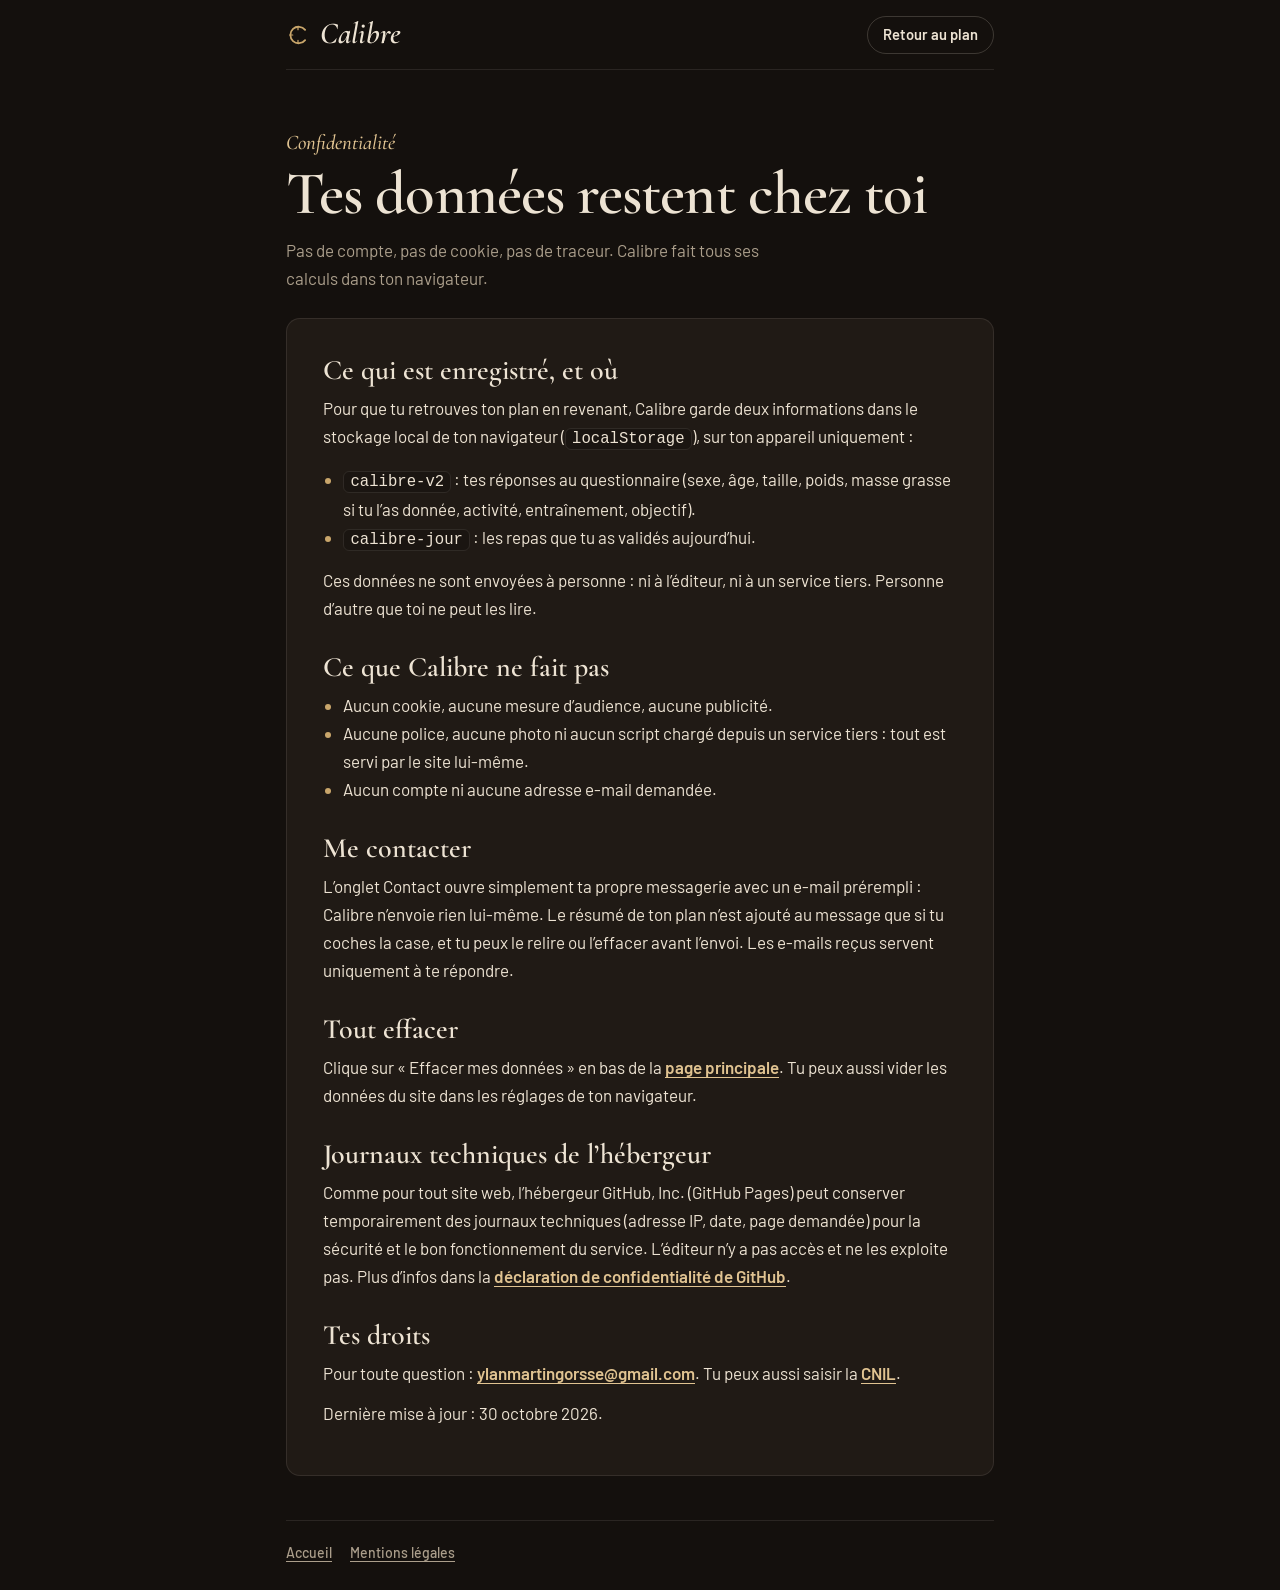
<file: confidentialite.html>
<!DOCTYPE html>
<html lang="fr">
<head>
<meta charset="utf-8">
<meta name="viewport" content="width=device-width, initial-scale=1, viewport-fit=cover">
<title>Confidentialité · Calibre</title>
<meta name="description" content="Calibre ne collecte aucune donnée : ton profil reste dans ton navigateur, sans compte, sans cookie et sans traceur.">
<meta name="theme-color" content="#14100D">
<link rel="icon" href="favicon.svg" type="image/svg+xml">
<link rel="apple-touch-icon" href="apple-touch-icon.png">
<link rel="stylesheet" href="fonts/fonts.css">
<link rel="stylesheet" href="pages.css">
</head>
<body>
<div class="wrap">
  <header class="top">
    <a class="brand" href="./"><svg viewBox="0 0 32 32" aria-hidden="true"><path d="M25.5 9.2A11 11 0 1 0 25.5 22.8" fill="none" stroke="#C9A66B" stroke-width="2.4" stroke-linecap="round"/><path d="M16 5v4M16 23v4M5 16h4" stroke="#C9A66B" stroke-width="1.6" stroke-linecap="round"/></svg>Calibre</a>
    <a class="back" href="./">Retour au plan</a>
  </header>
  <main>
    <div class="band">
      <p class="kick">Confidentialité</p>
      <h1>Tes données restent chez toi</h1>
      <p>Pas de compte, pas de cookie, pas de traceur. Calibre fait tous ses calculs dans ton navigateur.</p>
    </div>
    <div class="card">
      <h2>Ce qui est enregistré, et où</h2>
      <p>Pour que tu retrouves ton plan en revenant, Calibre garde deux informations dans le stockage local de ton navigateur (<code>localStorage</code>), sur ton appareil uniquement :</p>
      <ul>
        <li><code>calibre-v2</code> : tes réponses au questionnaire (sexe, âge, taille, poids, masse grasse si tu l’as donnée, activité, entraînement, objectif).</li>
        <li><code>calibre-jour</code> : les repas que tu as validés aujourd’hui.</li>
      </ul>
      <p>Ces données ne sont envoyées à personne : ni à l’éditeur, ni à un service tiers. Personne d’autre que toi ne peut les lire.</p>

      <h2>Ce que Calibre ne fait pas</h2>
      <ul>
        <li>Aucun cookie, aucune mesure d’audience, aucune publicité.</li>
        <li>Aucune police, aucune photo ni aucun script chargé depuis un service tiers : tout est servi par le site lui-même.</li>
        <li>Aucun compte ni aucune adresse e-mail demandée.</li>
      </ul>

      <h2>Me contacter</h2>
      <p>L’onglet Contact ouvre simplement ta propre messagerie avec un e-mail prérempli : Calibre n’envoie rien lui-même. Le résumé de ton plan n’est ajouté au message que si tu coches la case, et tu peux le relire ou l’effacer avant l’envoi. Les e-mails reçus servent uniquement à te répondre.</p>

      <h2>Tout effacer</h2>
      <p>Clique sur « Effacer mes données » en bas de la <a href="./">page principale</a>. Tu peux aussi vider les données du site dans les réglages de ton navigateur.</p>

      <h2>Journaux techniques de l’hébergeur</h2>
      <p>Comme pour tout site web, l’hébergeur GitHub, Inc. (GitHub Pages) peut conserver temporairement des journaux techniques (adresse IP, date, page demandée) pour la sécurité et le bon fonctionnement du service. L’éditeur n’y a pas accès et ne les exploite pas. Plus d’infos dans la <a href="https://docs.github.com/fr/site-policy/privacy-policies/github-general-privacy-statement" rel="noopener">déclaration de confidentialité de GitHub</a>.</p>

      <h2>Tes droits</h2>
      <p>Pour toute question : <a href="mailto:ylanmartingorsse@gmail.com">ylanmartingorsse@gmail.com</a>. Tu peux aussi saisir la <a href="https://www.cnil.fr/fr/plaintes" rel="noopener">CNIL</a>.</p>
      <p>Dernière mise à jour : 30 octobre 2026.</p>
    </div>
  </main>
  <footer>
    <nav aria-label="Liens utiles"><a href="./">Accueil</a><a href="mentions-legales.html">Mentions légales</a></nav>
  </footer>
</div>
</body>
</html>
</file>
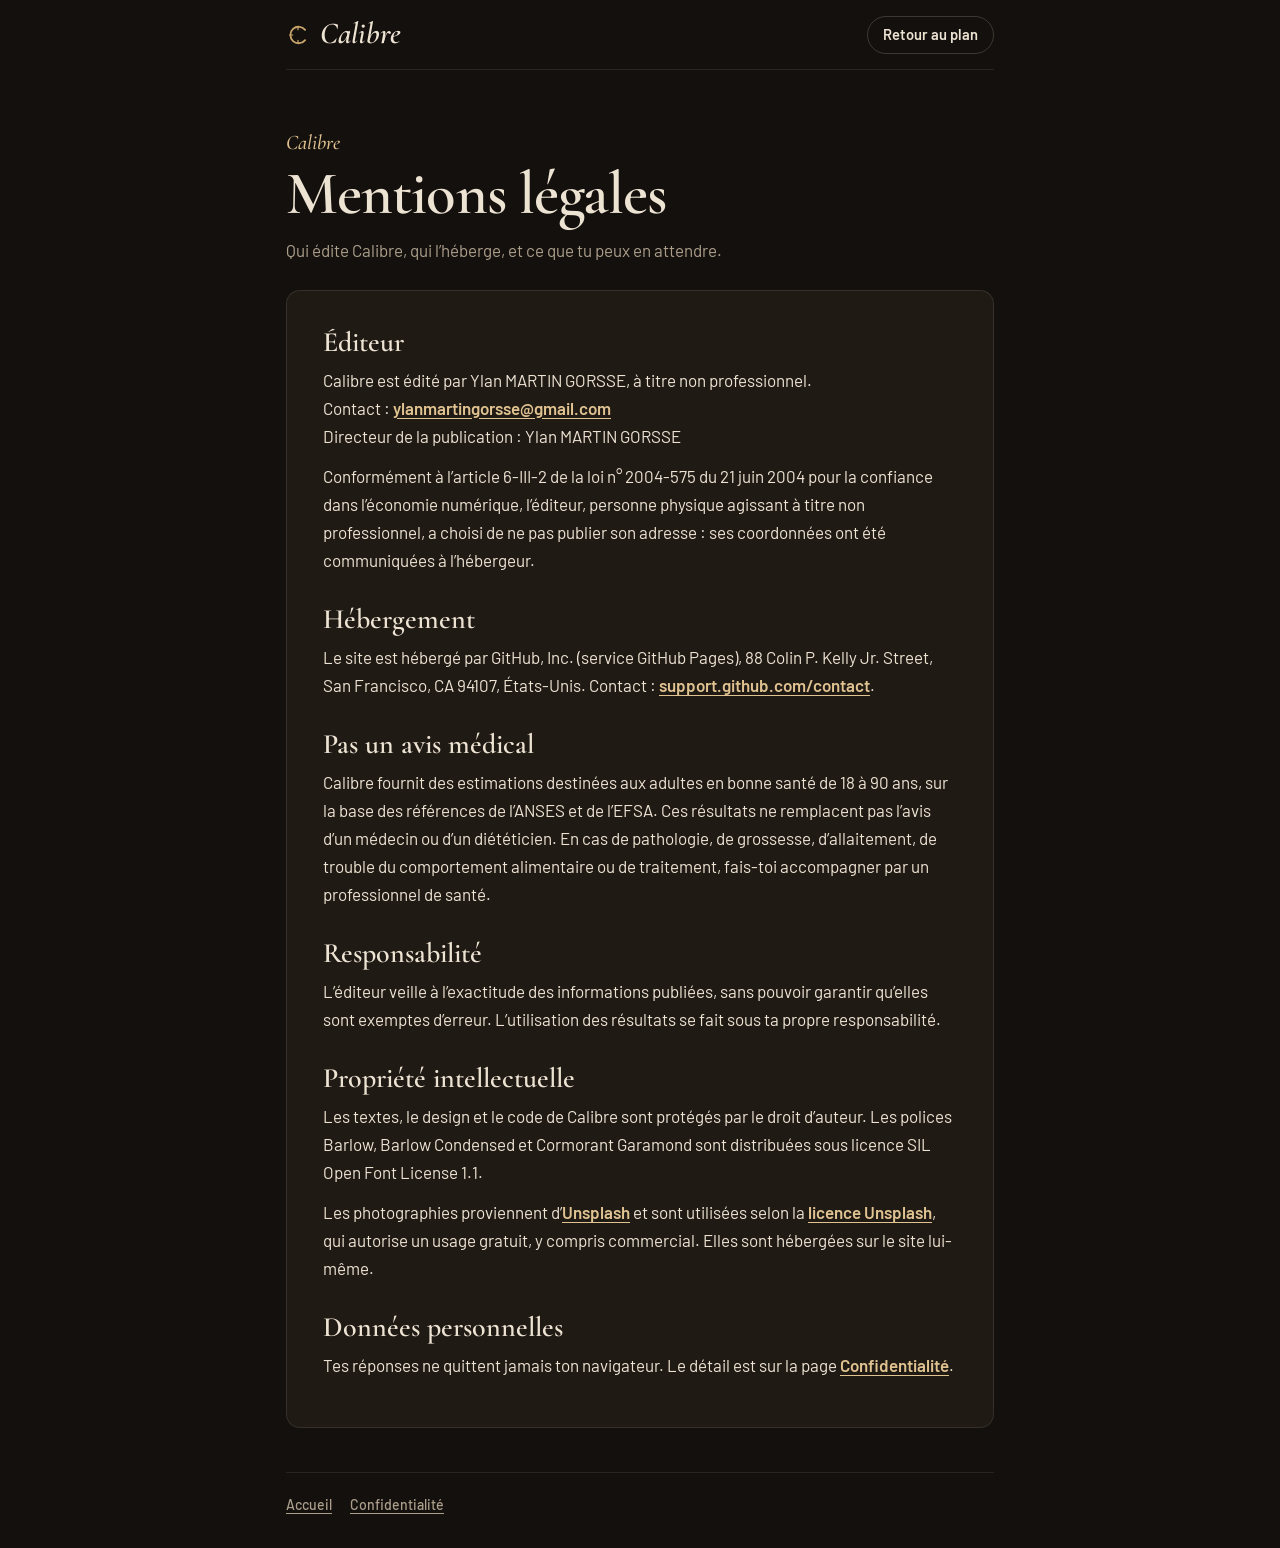
<file: mentions-legales.html>
<!DOCTYPE html>
<html lang="fr">
<head>
<meta charset="utf-8">
<meta name="viewport" content="width=device-width, initial-scale=1, viewport-fit=cover">
<title>Mentions légales · Calibre</title>
<meta name="description" content="Mentions légales du site Calibre : éditeur, hébergeur et conditions d’utilisation.">
<meta name="theme-color" content="#14100D">
<link rel="icon" href="favicon.svg" type="image/svg+xml">
<link rel="apple-touch-icon" href="apple-touch-icon.png">
<link rel="stylesheet" href="fonts/fonts.css">
<link rel="stylesheet" href="pages.css">
</head>
<body>
<div class="wrap">
  <header class="top">
    <a class="brand" href="./"><svg viewBox="0 0 32 32" aria-hidden="true"><path d="M25.5 9.2A11 11 0 1 0 25.5 22.8" fill="none" stroke="#C9A66B" stroke-width="2.4" stroke-linecap="round"/><path d="M16 5v4M16 23v4M5 16h4" stroke="#C9A66B" stroke-width="1.6" stroke-linecap="round"/></svg>Calibre</a>
    <a class="back" href="./">Retour au plan</a>
  </header>
  <main>
    <div class="band">
      <p class="kick">Calibre</p>
      <h1>Mentions légales</h1>
      <p>Qui édite Calibre, qui l’héberge, et ce que tu peux en attendre.</p>
    </div>
    <div class="card">
      <h2>Éditeur</h2>
      <p>Calibre est édité par Ylan MARTIN GORSSE, à titre non professionnel.<br>
      Contact : <a href="mailto:ylanmartingorsse@gmail.com">ylanmartingorsse@gmail.com</a><br>
      Directeur de la publication : Ylan MARTIN GORSSE</p>
      <p>Conformément à l’article 6-III-2 de la loi n° 2004-575 du 21 juin 2004 pour la confiance dans l’économie numérique, l’éditeur, personne physique agissant à titre non professionnel, a choisi de ne pas publier son adresse : ses coordonnées ont été communiquées à l’hébergeur.</p>

      <h2>Hébergement</h2>
      <p>Le site est hébergé par GitHub, Inc. (service GitHub Pages), 88 Colin P. Kelly Jr. Street, San Francisco, CA 94107, États-Unis. Contact : <a href="https://support.github.com/contact" rel="noopener">support.github.com/contact</a>.</p>

      <h2>Pas un avis médical</h2>
      <p>Calibre fournit des estimations destinées aux adultes en bonne santé de 18 à 90 ans, sur la base des références de l’ANSES et de l’EFSA. Ces résultats ne remplacent pas l’avis d’un médecin ou d’un diététicien. En cas de pathologie, de grossesse, d’allaitement, de trouble du comportement alimentaire ou de traitement, fais-toi accompagner par un professionnel de santé.</p>

      <h2>Responsabilité</h2>
      <p>L’éditeur veille à l’exactitude des informations publiées, sans pouvoir garantir qu’elles sont exemptes d’erreur. L’utilisation des résultats se fait sous ta propre responsabilité.</p>

      <h2>Propriété intellectuelle</h2>
      <p>Les textes, le design et le code de Calibre sont protégés par le droit d’auteur. Les polices Barlow, Barlow Condensed et Cormorant Garamond sont distribuées sous licence SIL Open Font License 1.1.</p>
      <p>Les photographies proviennent d’<a href="https://unsplash.com" rel="noopener">Unsplash</a> et sont utilisées selon la <a href="https://unsplash.com/license" rel="noopener">licence Unsplash</a>, qui autorise un usage gratuit, y compris commercial. Elles sont hébergées sur le site lui-même.</p>

      <h2>Données personnelles</h2>
      <p>Tes réponses ne quittent jamais ton navigateur. Le détail est sur la page <a href="confidentialite.html">Confidentialité</a>.</p>
    </div>
  </main>
  <footer>
    <nav aria-label="Liens utiles"><a href="./">Accueil</a><a href="confidentialite.html">Confidentialité</a></nav>
  </footer>
</div>
</body>
</html>
</file>
<file: fonts/fonts.css>
/* Barlow et Barlow Condensed (SIL Open Font License), hébergées sur le site : aucune requête vers Google. */
@font-face{font-family:'Barlow';font-style:normal;font-weight:400;font-display:swap;src:url(barlow-400.woff2) format('woff2');unicode-range:U+0000-00FF, U+0131, U+0152-0153, U+02BB-02BC, U+02C6, U+02DA, U+02DC, U+0304, U+0308, U+0329, U+2000-206F, U+20AC, U+2122, U+2191, U+2193, U+2212, U+2215, U+FEFF, U+FFFD}
@font-face{font-family:'Barlow';font-style:normal;font-weight:500;font-display:swap;src:url(barlow-500.woff2) format('woff2');unicode-range:U+0000-00FF, U+0131, U+0152-0153, U+02BB-02BC, U+02C6, U+02DA, U+02DC, U+0304, U+0308, U+0329, U+2000-206F, U+20AC, U+2122, U+2191, U+2193, U+2212, U+2215, U+FEFF, U+FFFD}
@font-face{font-family:'Barlow';font-style:normal;font-weight:600;font-display:swap;src:url(barlow-600.woff2) format('woff2');unicode-range:U+0000-00FF, U+0131, U+0152-0153, U+02BB-02BC, U+02C6, U+02DA, U+02DC, U+0304, U+0308, U+0329, U+2000-206F, U+20AC, U+2122, U+2191, U+2193, U+2212, U+2215, U+FEFF, U+FFFD}
@font-face{font-family:'Barlow';font-style:normal;font-weight:700;font-display:swap;src:url(barlow-700.woff2) format('woff2');unicode-range:U+0000-00FF, U+0131, U+0152-0153, U+02BB-02BC, U+02C6, U+02DA, U+02DC, U+0304, U+0308, U+0329, U+2000-206F, U+20AC, U+2122, U+2191, U+2193, U+2212, U+2215, U+FEFF, U+FFFD}
@font-face{font-family:'Barlow Condensed';font-style:normal;font-weight:500;font-display:swap;src:url(barlow-condensed-500.woff2) format('woff2');unicode-range:U+0000-00FF, U+0131, U+0152-0153, U+02BB-02BC, U+02C6, U+02DA, U+02DC, U+0304, U+0308, U+0329, U+2000-206F, U+20AC, U+2122, U+2191, U+2193, U+2212, U+2215, U+FEFF, U+FFFD}
@font-face{font-family:'Barlow Condensed';font-style:normal;font-weight:600;font-display:swap;src:url(barlow-condensed-600.woff2) format('woff2');unicode-range:U+0000-00FF, U+0131, U+0152-0153, U+02BB-02BC, U+02C6, U+02DA, U+02DC, U+0304, U+0308, U+0329, U+2000-206F, U+20AC, U+2122, U+2191, U+2193, U+2212, U+2215, U+FEFF, U+FFFD}
@font-face{font-family:'Barlow Condensed';font-style:normal;font-weight:700;font-display:swap;src:url(barlow-condensed-700.woff2) format('woff2');unicode-range:U+0000-00FF, U+0131, U+0152-0153, U+02BB-02BC, U+02C6, U+02DA, U+02DC, U+0304, U+0308, U+0329, U+2000-206F, U+20AC, U+2122, U+2191, U+2193, U+2212, U+2215, U+FEFF, U+FFFD}
@font-face{font-family:'Barlow Condensed';font-style:normal;font-weight:800;font-display:swap;src:url(barlow-condensed-800.woff2) format('woff2');unicode-range:U+0000-00FF, U+0131, U+0152-0153, U+02BB-02BC, U+02C6, U+02DA, U+02DC, U+0304, U+0308, U+0329, U+2000-206F, U+20AC, U+2122, U+2191, U+2193, U+2212, U+2215, U+FEFF, U+FFFD}
/* Cormorant Garamond (SIL Open Font License, licence dans OFL-Cormorant.txt) : titres et noms des plats. */
@font-face{font-family:'Cormorant Garamond';font-style:normal;font-weight:600;font-display:swap;src:url(cormorant-600.woff2) format('woff2');unicode-range:U+0000-00FF, U+0131, U+0152-0153, U+02BB-02BC, U+02C6, U+02DA, U+02DC, U+0304, U+0308, U+0329, U+2000-206F, U+20AC, U+2122, U+2191, U+2193, U+2212, U+2215, U+FEFF, U+FFFD}
@font-face{font-family:'Cormorant Garamond';font-style:italic;font-weight:500;font-display:swap;src:url(cormorant-italic-500.woff2) format('woff2');unicode-range:U+0000-00FF, U+0131, U+0152-0153, U+02BB-02BC, U+02C6, U+02DA, U+02DC, U+0304, U+0308, U+0329, U+2000-206F, U+20AC, U+2122, U+2191, U+2193, U+2212, U+2215, U+FEFF, U+FFFD}
@font-face{font-family:'Cormorant Garamond';font-style:italic;font-weight:600;font-display:swap;src:url(cormorant-italic-600.woff2) format('woff2');unicode-range:U+0000-00FF, U+0131, U+0152-0153, U+02BB-02BC, U+02C6, U+02DA, U+02DC, U+0304, U+0308, U+0329, U+2000-206F, U+20AC, U+2122, U+2191, U+2193, U+2212, U+2215, U+FEFF, U+FFFD}
</file>
<file: pages.css>
/* Style commun des pages secondaires (mentions légales, confidentialité, 404). Même identité « Carte du chef » que index.html. */
*,*::before,*::after{box-sizing:border-box}
:root{
  color-scheme:dark;
  --bg:#14100D; --bg2:#1A1511; --surface:#201A15; --line:rgba(237,227,211,.10); --line2:rgba(237,227,211,.19);
  --text:#EDE3D3; --muted:#AB9E8B; --brass:#C9A66B; --brass2:#E0C391; --ivory:#EDE3D3; --on-ivory:#17120E;
  --serif:"Cormorant Garamond",Garamond,"Times New Roman",serif;
}
html{background:var(--bg);-webkit-text-size-adjust:100%}
body{margin:0;background:var(--bg);color:var(--text);font-family:"Barlow",system-ui,-apple-system,"Segoe UI",Roboto,Helvetica,Arial,sans-serif;font-size:1.0625rem;line-height:1.65;padding-bottom:env(safe-area-inset-bottom,0px);-webkit-font-smoothing:antialiased}
h1,h2{font-variant-numeric:lining-nums}
:focus-visible{outline:2px solid var(--brass2);outline-offset:2px}
a{color:var(--brass2);font-weight:600;text-underline-offset:3px}
.wrap{max-width:780px;margin:0 auto;padding:0 16px}
@media (min-width:720px){.wrap{padding:0 36px}}
.top{display:flex;align-items:center;justify-content:space-between;gap:12px;height:70px;border-bottom:1px solid var(--line)}
.brand{display:flex;align-items:center;gap:10px;font-family:var(--serif);font-style:italic;font-weight:600;font-size:1.9rem;line-height:1;color:var(--text);text-decoration:none}
.brand svg{width:24px;height:24px}
.back{display:inline-flex;align-items:center;height:38px;padding:0 15px;border:1px solid var(--line2);border-radius:999px;color:var(--text);font-size:.92rem;font-weight:600;text-decoration:none}
.back:hover{border-color:var(--brass)}
.band{padding:clamp(32px,6vw,56px) 0 26px}
.band .kick{font-family:var(--serif);font-style:italic;font-weight:500;font-size:1.3rem;color:var(--brass2);margin:0 0 4px}
.band h1{font-family:var(--serif);font-weight:600;font-size:clamp(2.6rem,7vw,3.8rem);line-height:.98;letter-spacing:-.015em;margin:0 0 12px}
.band p{margin:0;color:var(--muted);max-width:48ch}
.card{background:var(--surface);border:1px solid var(--line);border-radius:14px;padding:clamp(20px,4vw,36px)}
.card h2{font-family:var(--serif);font-weight:600;font-size:1.75rem;line-height:1.1;margin:30px 0 8px}
.card h2:first-child{margin-top:0}
.card p,.card ul{margin:0 0 12px}
.card ul{padding-left:1.2em}
.card li::marker{color:var(--brass)}
code{font-size:.92em;padding:1px 6px;border-radius:6px;background:var(--bg2);border:1px solid var(--line)}
.btn{display:inline-flex;align-items:center;justify-content:center;height:54px;padding:0 28px;border-radius:999px;background:var(--ivory);color:var(--on-ivory);text-decoration:none;font-weight:600}
footer{margin:44px 0 0;padding:20px 0 32px;border-top:1px solid var(--line);color:var(--muted);font-size:.88rem}
footer a{color:var(--muted);font-weight:500}
footer nav{display:flex;flex-wrap:wrap;gap:6px 18px}
</file>
